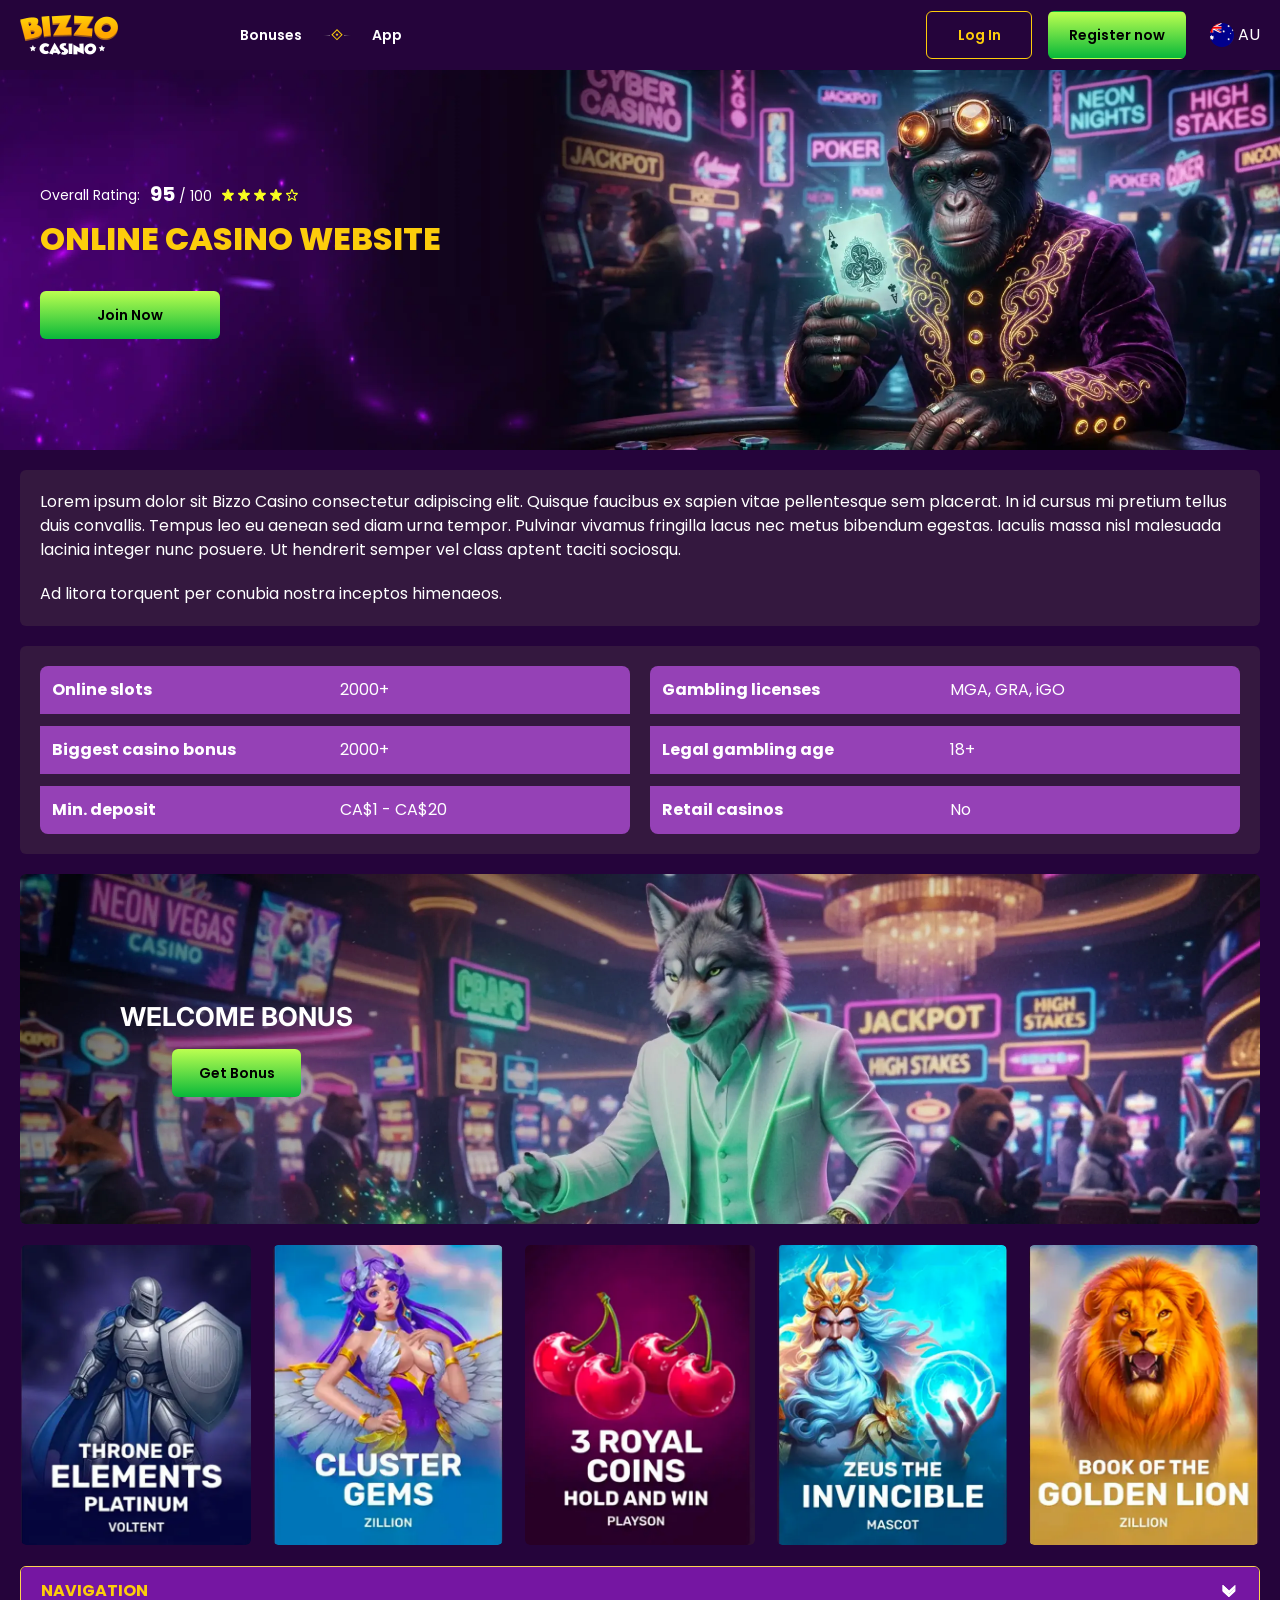
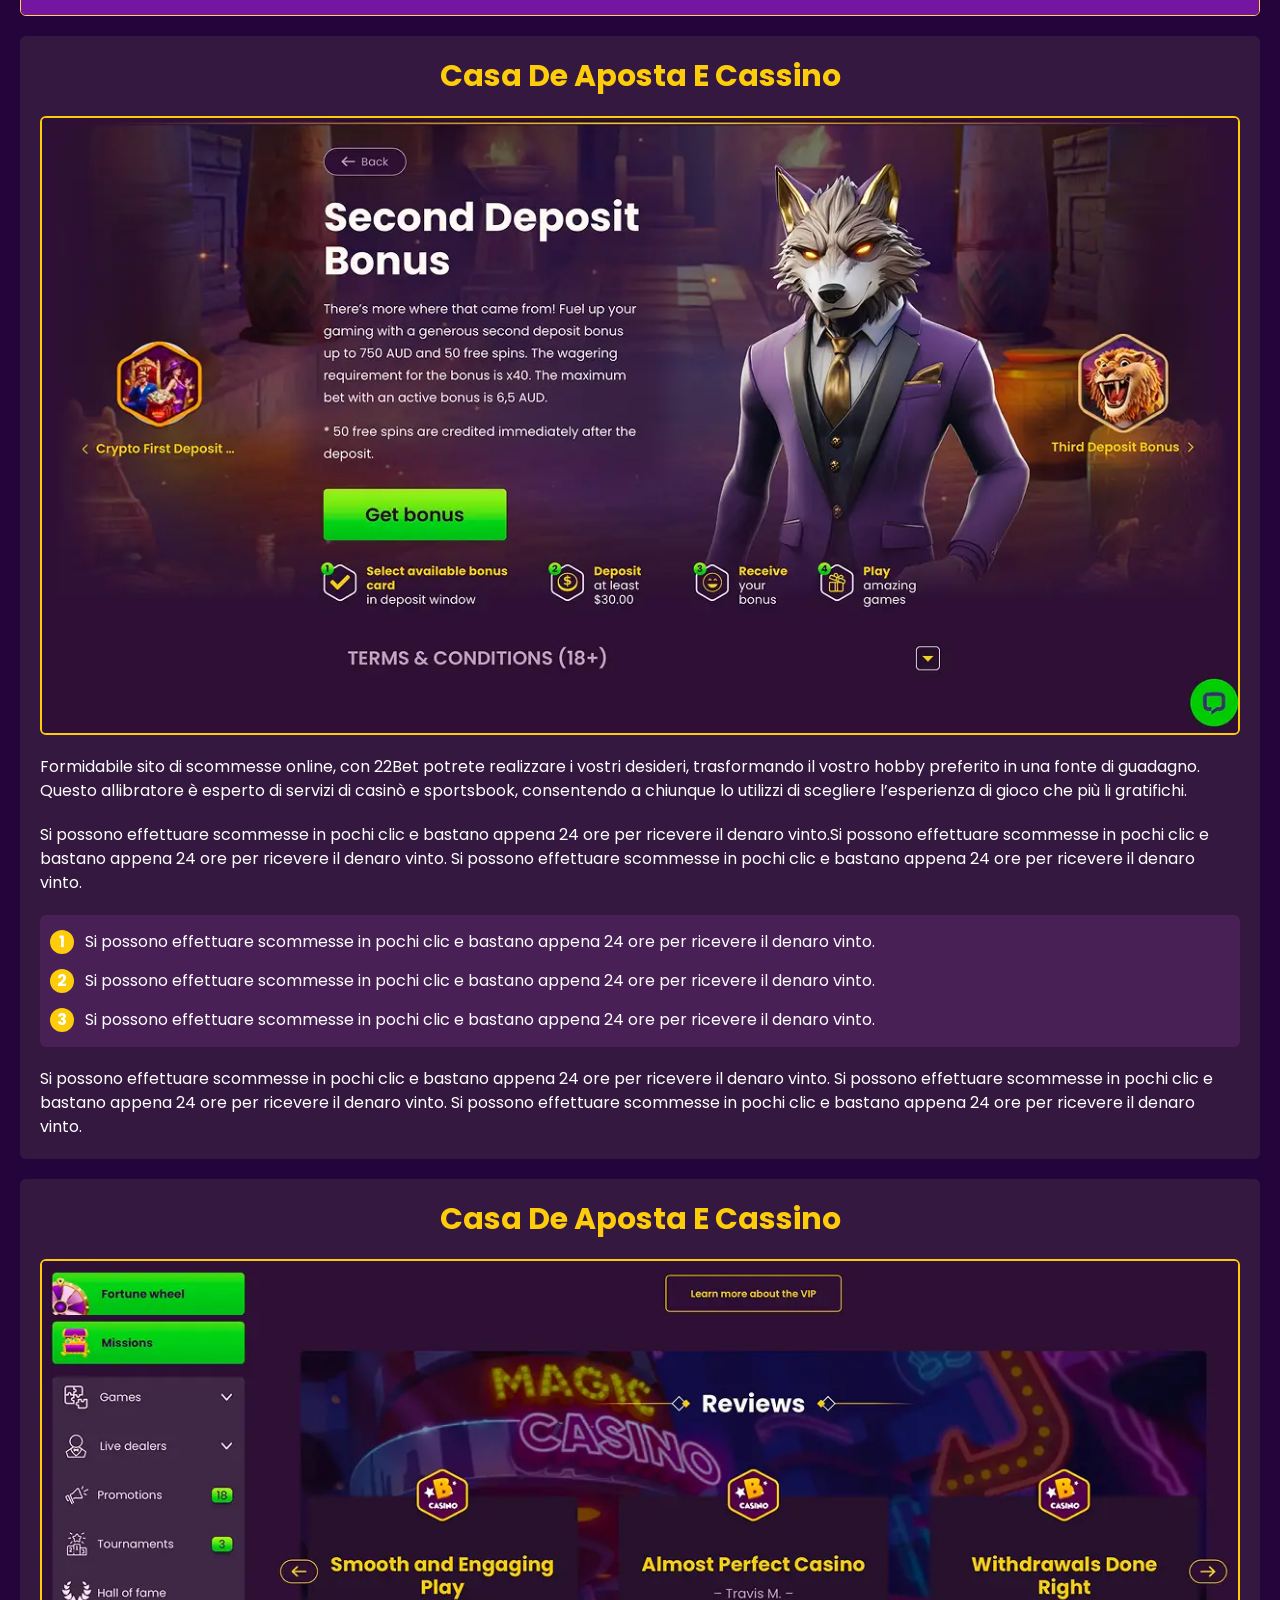
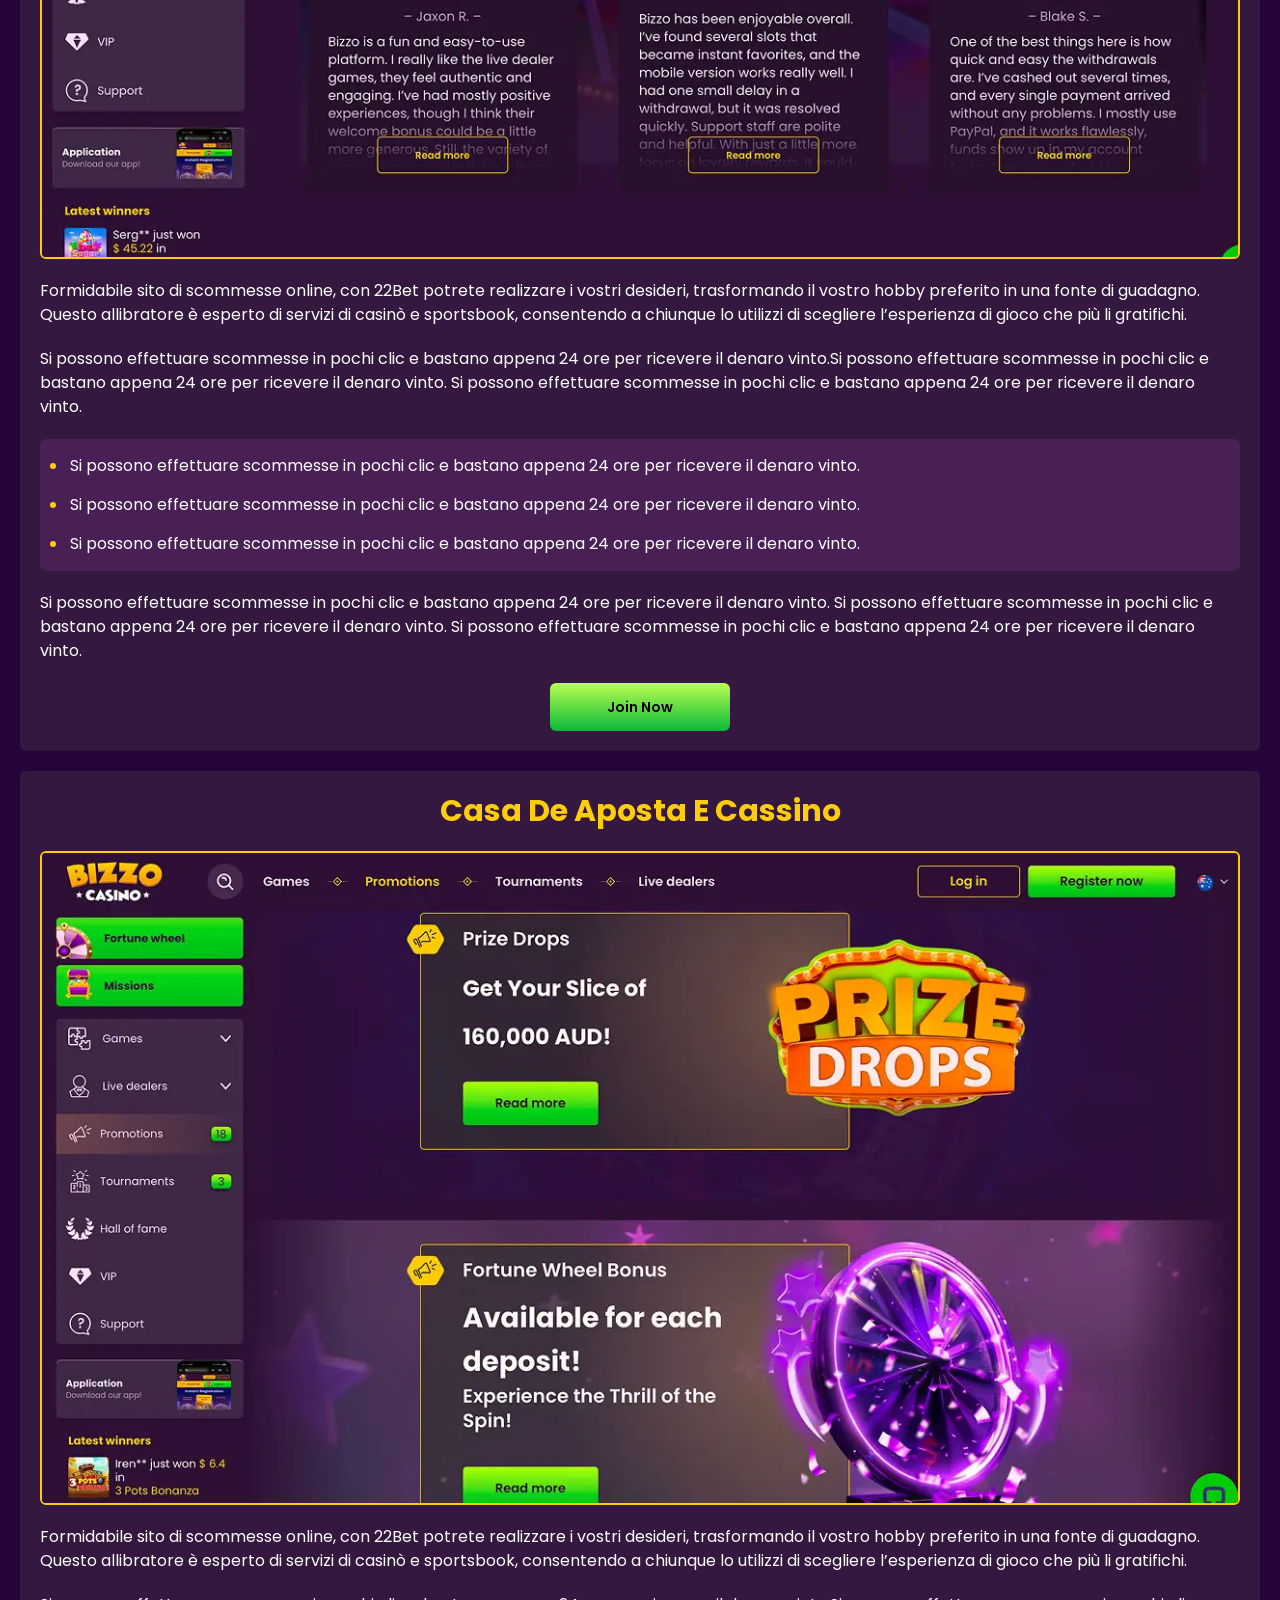
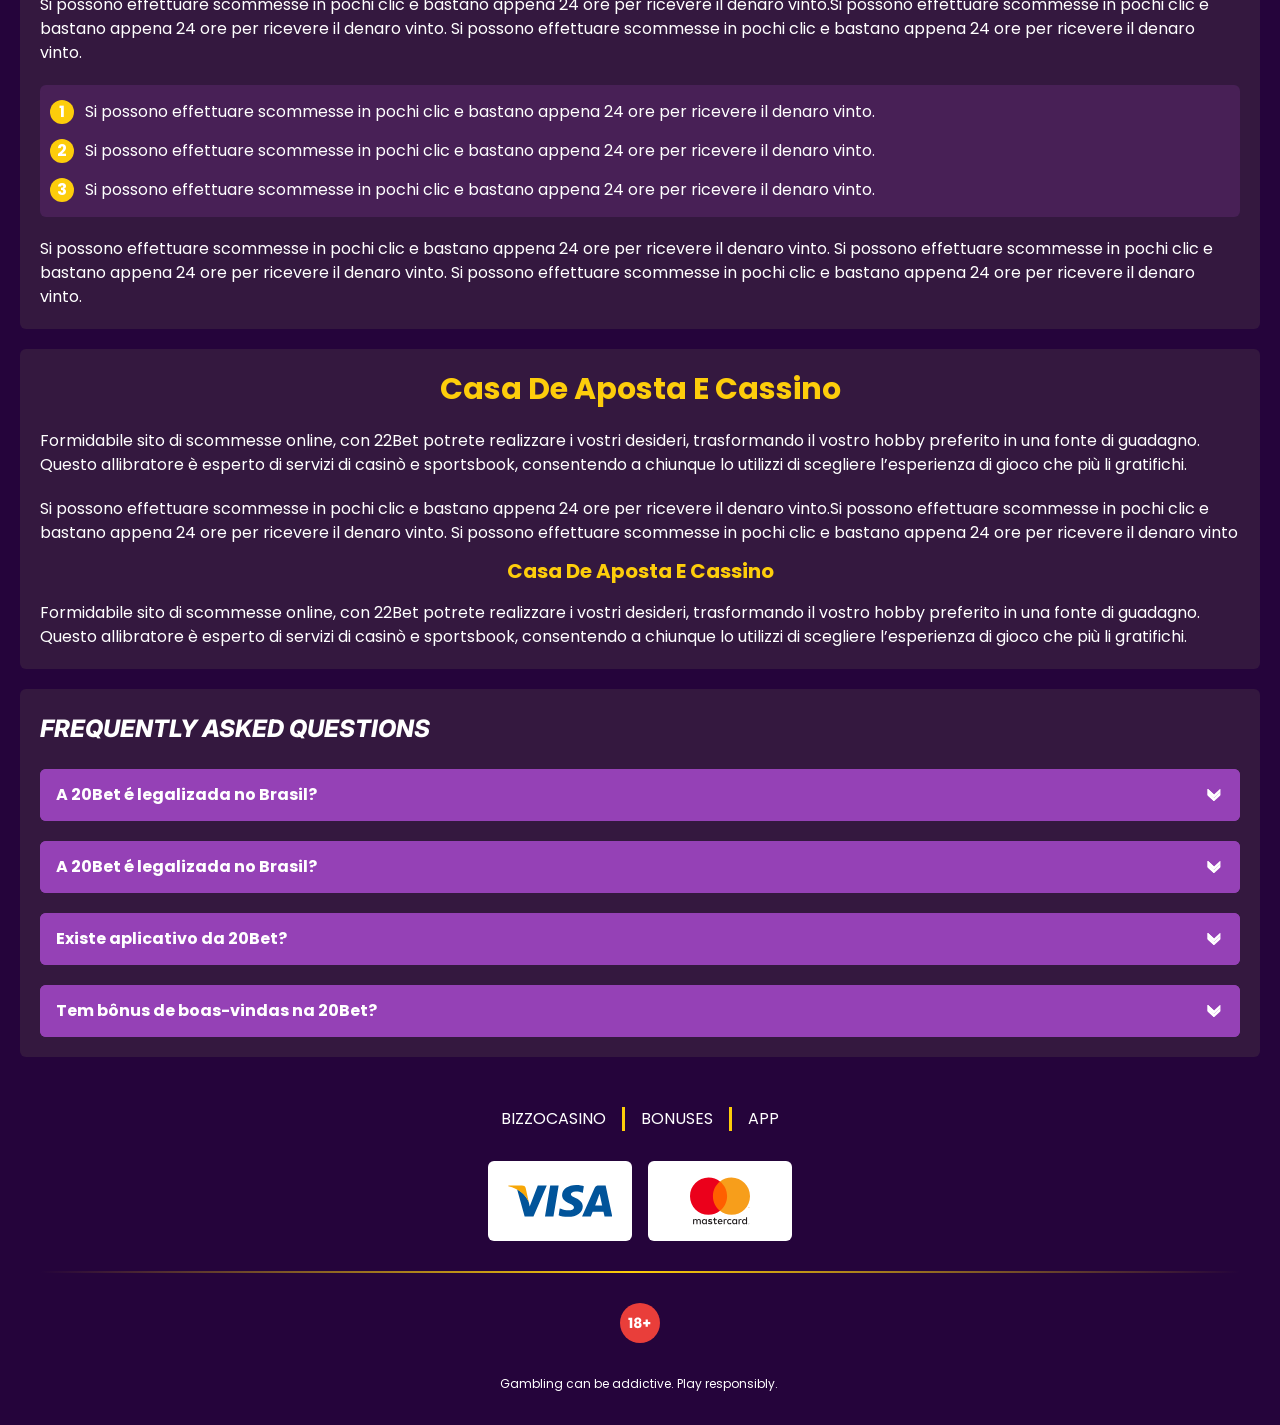
<file: index.html>
<!DOCTYPE html>
<html lang="en">
  <head>
    <meta charset="UTF-8" />
   
    <meta name="viewport" content="width=device-width, initial-scale=1.0" />
    <title>Bizzo Casino </title>
    <meta name="description" content />
    <meta property="og:site_name" content />
    <meta property="og:title" content />
    <meta property="og:type" content="website" />
    <meta property="og:url" content />
    <meta property="og:image" content />
    <meta property="og:image:alt" content />
    <meta property="og:locale" content="en" />
    <meta property="og:description" content />
    <link rel="preconnect" href="https://fonts.googleapis.com" />
    <link rel="preconnect" href="https://fonts.gstatic.com" crossorigin="anonymous" />
 <link href="https://fonts.googleapis.com/css2?family=Poppins:wght@100;200;300;400;500;600;700;800;900&display=swap" rel="stylesheet">
 <link href="https://fonts.googleapis.com/css2?family=Inter:wght@100..900&display=swap" rel="stylesheet">
 <link rel="stylesheet" href="./css/reset.css" />
    <link rel="stylesheet" href="./css/main.css" />
    <link rel="stylesheet" href="./css/media.css"/>
    <link rel="icon" href="./images/Group.png" type="image/x-icon"/>
    <script
    src="https://code.jquery.com/jquery-3.6.1.min.js"
    integrity="sha256-o88AwQnZB+VDvE9tvIXrMQaPlFFSUTR+nldQm1LuPXQ="
    crossorigin="anonymous"
  ></script>
  </head>
  <body>
    <header class="header">
      <section class="content header__content">
        <a href="./index.html" class="logo header__logo"
          ><img src="./images/logo.png" alt="logo" title
        /></a>
        <button class="header__btn-menu" >
          <svg width="16px" height="16px" viewBox="0 0 16 16" xmlns="http://www.w3.org/2000/svg">
              <rect y="0" width="16" height="3" rx="1.5"></rect>
              <rect y="6.5" width="16" height="3" rx="1.5"></rect>
              <rect y="13" width="16" height="3" rx="1.5"></rect>
            </svg>
        </button>

          <nav class="menu header__menu">
            <ul class="header__menu-list">
                
              <li class="" >
            
                <a href="./bonus.html" >
                <span>Bonuses</span>
              </a>
            
              </a>
            </li>
              <li>
                <a href="./app.html">
                 App
                </a>
              </li>
              
             
            </ul>
            <div class="header__button header__button-menu " >
              <a href="#" class="button  button__login-menu">log in</a>
              <a href="#" class="button button__menu">Register now</a>
            </div>
           
          </nav>
            <a href="#" class="button button__login">log in</a>
            <a href="#" class="button button__singup">Register now</a>
            <!-- <div id="clock" class="header__time">00:00</div> -->
            <a href="#" class="header__flag">
                <span><img src="./images/flag.png" alt="flag" title /></span>
              <span>au</span>
              </a>
      </section>
    </header>
     <main class="main home main-page">
        <section class=" hero hero__page">
           
            <div class="background">
              <img src="./images/main/bg-main.webp" alt="hero" title />
              
            </div>
            <div class="hero__wrapper">
              <div class="hero__data">
                <div class="hero__rating" >
                  <p>Overall Rating:</p>
                 
                  <span >
                    <span >95</span>
                  <span>/</span> 
                  <span >100</span>
                  
                  </span>
                  <div class="hero__ratingImg">
                    <img src="./images/rating-star.svg" alt="" title>
                    <img src="./images/rating-star.svg" alt="" title>
                    <img src="./images/rating-star.svg" alt="" title>
                    <img src="./images/rating-star.svg" alt="" title>
                    <img src="./images/rating-star1.svg" alt="" title>
                  </div>
                </div>
                <h1 class="title general hero__title">
                 Online Casino Website
                </h1>
                <!-- <p class="hero__text">The first thing that catches players' attention is the incredible simplicity of this casino.</p>
                -->
                <a href="#" class="button  hero__button">join now</a>
               
              </div>
             
            </div>
          </section>
      <section class="main__wrap main__wrap-page">
       
       <section class="content__wrapper content__wrapper-page">

         
        
       
          <section class="content article">
            <p>
             Lorem ipsum dolor sit Bizzo Casino consectetur adipiscing elit. Quisque faucibus ex sapien vitae pellentesque sem placerat. In id cursus mi pretium tellus duis convallis. Tempus leo eu aenean sed diam urna tempor. Pulvinar vivamus fringilla lacus nec metus bibendum egestas. Iaculis massa nisl malesuada lacinia integer nunc posuere. Ut hendrerit semper vel class aptent taciti sociosqu.
            </p>
            <p>
             Ad litora torquent per conubia nostra inceptos himenaeos.
            </p>
          </section>
      <section class="content features">
           
              <table class="features__table">
               <tbody class="features__group">
                 
                   <tr>
                   <td>Online slots</td>
                   <td>2000+</td>
                  </tr>
                  <tr>
                   <td>Biggest casino bonus</td>
                   <td>2000+</td>
                  </tr>
                  <tr>
                   <td>Min. deposit</td>
                   <td>CA$1 - CA$20</td>
                  </tr>
               </tbody>
                <tbody class="features__group">
              
                     <tr>
                     <td>Gambling licenses</td>
                     <td>MGA, GRA, iGO</td>
                   </tr>
                   <tr>
                     <td>Legal gambling age</td>
                     <td>18+</td>
                   </tr>
                   <tr>
                     <td>Retail casinos</td>
                     <td>No</td>
                   </tr>
                
               </tbody>
             </table>
            
         
           </section>  

        
             
             <section class="content banner banner-main">
            <div class="background ">
              
              <img src="./images/main/banner-main.webp" alt="banner" title />
              
            </div>
            <div class="banner__info">
              
              <h2 class="title high banner__title-main">
             Welcome Bonus
              </h2>
            <!-- <p class="banner__subtitle">50% up to A$700 + 35 Free spins</p> -->
              <a href="#" class="button banner__button">Get  Bonus</a>
            </div>
          </section>
          
           <section class="content casino">
           
              <ul class="casino__list ">
                <li class="casino__item">
                    <a href="#"><div class="casino__wrapper">
                      <img class="casino__img" src="./images/main/card-main1.webp" alt="" title>
                    <div class="casino__hover casino__hover-live">
                        
                        <div class="casino-box">
                            
                        <span  class="button  casino__buttons">Play now</span>
                        </div>
                    </div>
                    </div>
                    </a>
                </li>
                <li class="casino__item">
                  <a href="#"><div class="casino__wrapper">
                      <img class="casino__img" src="./images/main/card-main2.webp" alt="" title>
                    <div class="casino__hover casino__hover-live">
                        
                        <div class="casino-box">
                            
                        <span  class="button  casino__buttons">Play now</span>
                        </div>
                    </div>
                    </div>
                    </a>
              </li>
              <li class="casino__item">
              <a href="#"><div class="casino__wrapper">
                      <img class="casino__img" src="./images/main/card-main3.webp" alt="" title>
                    <div class="casino__hover casino__hover-live">
                        
                        <div class="casino-box">
                            
                        <span  class="button  casino__buttons">Play now</span>
                        </div>
                    </div>
                    </div>
                    </a>
            </li>
             <li class="casino__item">
                <a href="#"><div class="casino__wrapper">
                      <img class="casino__img" src="./images/main/card-main4.webp" alt="" title>
                    <div class="casino__hover casino__hover-live">
                        
                        <div class="casino-box">
                            
                        <span  class="button  casino__buttons">Play now</span>
                        </div>
                    </div>
                    </div>
                    </a>
            </li>
             <li class="casino__item">
                <a href="#"><div class="casino__wrapper">
                      <img class="casino__img" src="./images/main/card-main5.webp" alt="" title>
                    <div class="casino__hover casino__hover-live">
                        
                        <div class="casino-box">
                            
                        <span  class="button  casino__buttons">Play now</span>
                        </div>
                    </div>
                    </div>
                    </a>
            </li>
            
              </ul>
         </section>
              <section class="content menu-review__content">
              

            
                <div class="menu__review-desk menu__review-content">Navigation</div>
                <ul class="menu__review menu__review-list">
                  <li><a href="#">Lorem ipsum dolor sit</a></li>
                    <li><a href="#">Amet consectetur adipiscing</a></li>
                      <li><a href="#">Quisque faucibus ex sapien vitae</a></li>
                        <li><a href="#">Ut hendrerit sempero</a></li>
                          <li><a href="#">Pulvinar vivamus fringilla</a></li>
                           <li><a href="#">Ad litora torquent per conubia</a></li>
                         
                          
                </ul>
             
          
          </section>
          
        
          <section class="content article">
            <h2 class="title high article__title">Casa de Aposta e Cassino</h2>
             <div class="images">
              <img src="./images/main/image1-main.webp" alt="banner" title />
            </div>
            <p>
             Formidabile sito di scommesse online, con 22Bet potrete realizzare i vostri desideri, trasformando il vostro hobby preferito in una fonte di guadagno. Questo allibratore è esperto di servizi di casinò e sportsbook, consentendo a chiunque lo utilizzi di scegliere l’esperienza di gioco che più li gratifichi.
            </p>
            <p>
             Si possono effettuare scommesse in pochi clic e bastano appena 24 ore per ricevere il denaro vinto.Si possono effettuare scommesse in pochi clic e bastano appena 24 ore per ricevere il denaro vinto. Si possono effettuare scommesse in pochi clic e bastano appena 24 ore per ricevere il denaro vinto.
            </p>
           <ol>
              <li>Si possono effettuare scommesse in pochi clic e bastano appena 24 ore per ricevere il denaro vinto.</li>
              <li>Si possono effettuare scommesse in pochi clic e bastano appena 24 ore per ricevere il denaro vinto.</li>
              <li>Si possono effettuare scommesse in pochi clic e bastano appena 24 ore per ricevere il denaro vinto.</li>
            </ol>
            <p>Si possono effettuare scommesse in pochi clic e bastano appena 24 ore per ricevere il denaro vinto. Si possono effettuare scommesse in pochi clic e bastano appena 24 ore per ricevere il denaro vinto. Si possono effettuare scommesse in pochi clic e bastano appena 24 ore per ricevere il denaro vinto.</p>
          </section>
           <section class="content article">
            <h2 class="title high article__title">Casa de Aposta e Cassino</h2>
             <div class="images">
              <img src="./images/main/image2-main.webp" alt="banner" title />
            </div>
            <p>
             Formidabile sito di scommesse online, con 22Bet potrete realizzare i vostri desideri, trasformando il vostro hobby preferito in una fonte di guadagno. Questo allibratore è esperto di servizi di casinò e sportsbook, consentendo a chiunque lo utilizzi di scegliere l’esperienza di gioco che più li gratifichi.
            </p>
            <p>
             Si possono effettuare scommesse in pochi clic e bastano appena 24 ore per ricevere il denaro vinto.Si possono effettuare scommesse in pochi clic e bastano appena 24 ore per ricevere il denaro vinto. Si possono effettuare scommesse in pochi clic e bastano appena 24 ore per ricevere il denaro vinto.
            </p>
           <ul>
              <li>Si possono effettuare scommesse in pochi clic e bastano appena 24 ore per ricevere il denaro vinto.</li>
              <li>Si possono effettuare scommesse in pochi clic e bastano appena 24 ore per ricevere il denaro vinto.</li>
              <li>Si possono effettuare scommesse in pochi clic e bastano appena 24 ore per ricevere il denaro vinto.</li>
            </ul>
            <p>Si possono effettuare scommesse in pochi clic e bastano appena 24 ore per ricevere il denaro vinto. Si possono effettuare scommesse in pochi clic e bastano appena 24 ore per ricevere il denaro vinto. Si possono effettuare scommesse in pochi clic e bastano appena 24 ore per ricevere il denaro vinto.</p>
         <a href="#" class="button">join now</a>
          </section>
           <section class="content article">
            <h2 class="title high article__title">Casa de Aposta e Cassino</h2>
             <div class="images">
              <img src="./images/main/image3-main.webp" alt="banner" title />
            </div>
            <p>
             Formidabile sito di scommesse online, con 22Bet potrete realizzare i vostri desideri, trasformando il vostro hobby preferito in una fonte di guadagno. Questo allibratore è esperto di servizi di casinò e sportsbook, consentendo a chiunque lo utilizzi di scegliere l’esperienza di gioco che più li gratifichi.
            </p>
            <p>
             Si possono effettuare scommesse in pochi clic e bastano appena 24 ore per ricevere il denaro vinto.Si possono effettuare scommesse in pochi clic e bastano appena 24 ore per ricevere il denaro vinto. Si possono effettuare scommesse in pochi clic e bastano appena 24 ore per ricevere il denaro vinto.
            </p>
           <ol>
              <li>Si possono effettuare scommesse in pochi clic e bastano appena 24 ore per ricevere il denaro vinto.</li>
              <li>Si possono effettuare scommesse in pochi clic e bastano appena 24 ore per ricevere il denaro vinto.</li>
              <li>Si possono effettuare scommesse in pochi clic e bastano appena 24 ore per ricevere il denaro vinto.</li>
            </ol>
            <p>Si possono effettuare scommesse in pochi clic e bastano appena 24 ore per ricevere il denaro vinto. Si possono effettuare scommesse in pochi clic e bastano appena 24 ore per ricevere il denaro vinto. Si possono effettuare scommesse in pochi clic e bastano appena 24 ore per ricevere il denaro vinto.</p>
          </section>
           <section class="content article">
            <h2 class="title high article__title">Casa de Aposta e Cassino</h2>
            <p>Formidabile sito di scommesse online, con 22Bet potrete realizzare i vostri desideri, trasformando il vostro hobby preferito in una fonte di guadagno. Questo allibratore è esperto di servizi di casinò e sportsbook, consentendo a chiunque lo utilizzi di scegliere l’esperienza di gioco che più li gratifichi.</p>
            <p>Si possono effettuare scommesse in pochi clic e bastano appena 24 ore per ricevere il denaro vinto.Si possono effettuare scommesse in pochi clic e bastano appena 24 ore per ricevere il denaro vinto. Si possono effettuare scommesse in pochi clic e bastano appena 24 ore per ricevere il denaro vinto</p>
            <h3>Casa de Aposta e Cassino</h3>
            <p>Formidabile sito di scommesse online, con 22Bet potrete realizzare i vostri desideri, trasformando il vostro hobby preferito in una fonte di guadagno. Questo allibratore è esperto di servizi di casinò e sportsbook, consentendo a chiunque lo utilizzi di scegliere l’esperienza di gioco che più li gratifichi.</p>
           </section>

          <section class="content faq">
            <h2 class="title high faq__title">Frequently Asked Questions</h2>
            <ol class="faq__list " >
              <li class="faq__item"  >
                <h3 class="title medium faq__subtitle js-button-expander js-button-expander--faq"  >A 20Bet é legalizada no Brasil?
                 </h3>
                <div  class="faq__answer js-expand-content js-expand-content--faq" >
                  <p  >
                    Sim, a casa de apostas tem licença emitida por Curaçao, que é reconhecida no Brasil e a permite atuar por aqui.
                  </p>
                </div>
              </li>
              <li class="faq__item"  >
                <h3 class="title medium faq__subtitle js-button-expander js-button-expander--faq"  >A 20Bet é legalizada no Brasil?</h3>
                <div class="faq__answer js-expand-content js-expand-content--faq" >
                  <p  >
                    Sim, a casa de apostas tem licença emitida por Curaçao, que é reconhecida no Brasil e a permite atuar por aqui.
                  </p>
                </div>
              </li> 
              <li class="faq__item"  >
                <h3 class="title medium faq__subtitle js-button-expander js-button-expander--faq"  >Existe aplicativo da 20Bet?</h3>
                <div class="faq__answer js-expand-content js-expand-content--faq" >
                  <p  >
                   Sim, disponível para sistemas operacionais iOS e Android.
                  </p>
                </div>
              </li> 
              <li class="faq__item"  >
                <h3 class="title medium faq__subtitle js-button-expander js-button-expander--faq"  >Tem bônus de boas-vindas na 20Bet?</h3>
                <div class="faq__answer js-expand-content js-expand-content--faq" >
                  <p  >
                   O pacote especial para novos usuários da 20Bet paga 100% sobre o primeiro depósito, com limite de 600 BRL.
                  </p>
                </div>
              </li> 
             
            </ol>
          </section>
          
        </section> 
      
        <div class=""  onclick="scrollToTop()">
          <button class="main__arrow" id="scrollToTopBtn"></button>
        </div> 
        
      </section>
    </main> 
     <footer class=" footer ">
      <section class="content footer__content">
        <ul class="footer__menu">
         <li><a href="/">BizzoCasino</a></li>
         <li><a href="./bonus.html">bonuses</a></li>
         <li><a href="./app.html">app</a></li>
         
        </ul>
       
          <ul class="footer__cards-list">
           
            <li>
              <a href="#"
                ><img src="./images/footer-img1.svg" alt="card" title
              /></a>
            </li>
           <li>
              <a href="#"
                ><img src="./images/footer-img2.svg" alt="card" title
              /></a>
            </li> 
          </ul>
       
        <div class="footer__wrapp">
          <div class="footer__text">
           
            <p>Gambling can be addictive. Play responsibly.  
</p>
           
          </div>
          <div class="footer__age">
            <img src="./images/age.svg" alt="age" title />
          </div>
        </div>
      
      </section>
    </footer>
    <script src="./js/arrowUp.js" defer></script>
    <script src="./js/sidebar.js" defer></script>
    <script src="./js/expander.js" defer></script>
    <script src="./js/mobile-menu.js" defer></script>
    <!-- <script src="./js/clock.js" defer></script> -->
  </body>
</html>
</file>
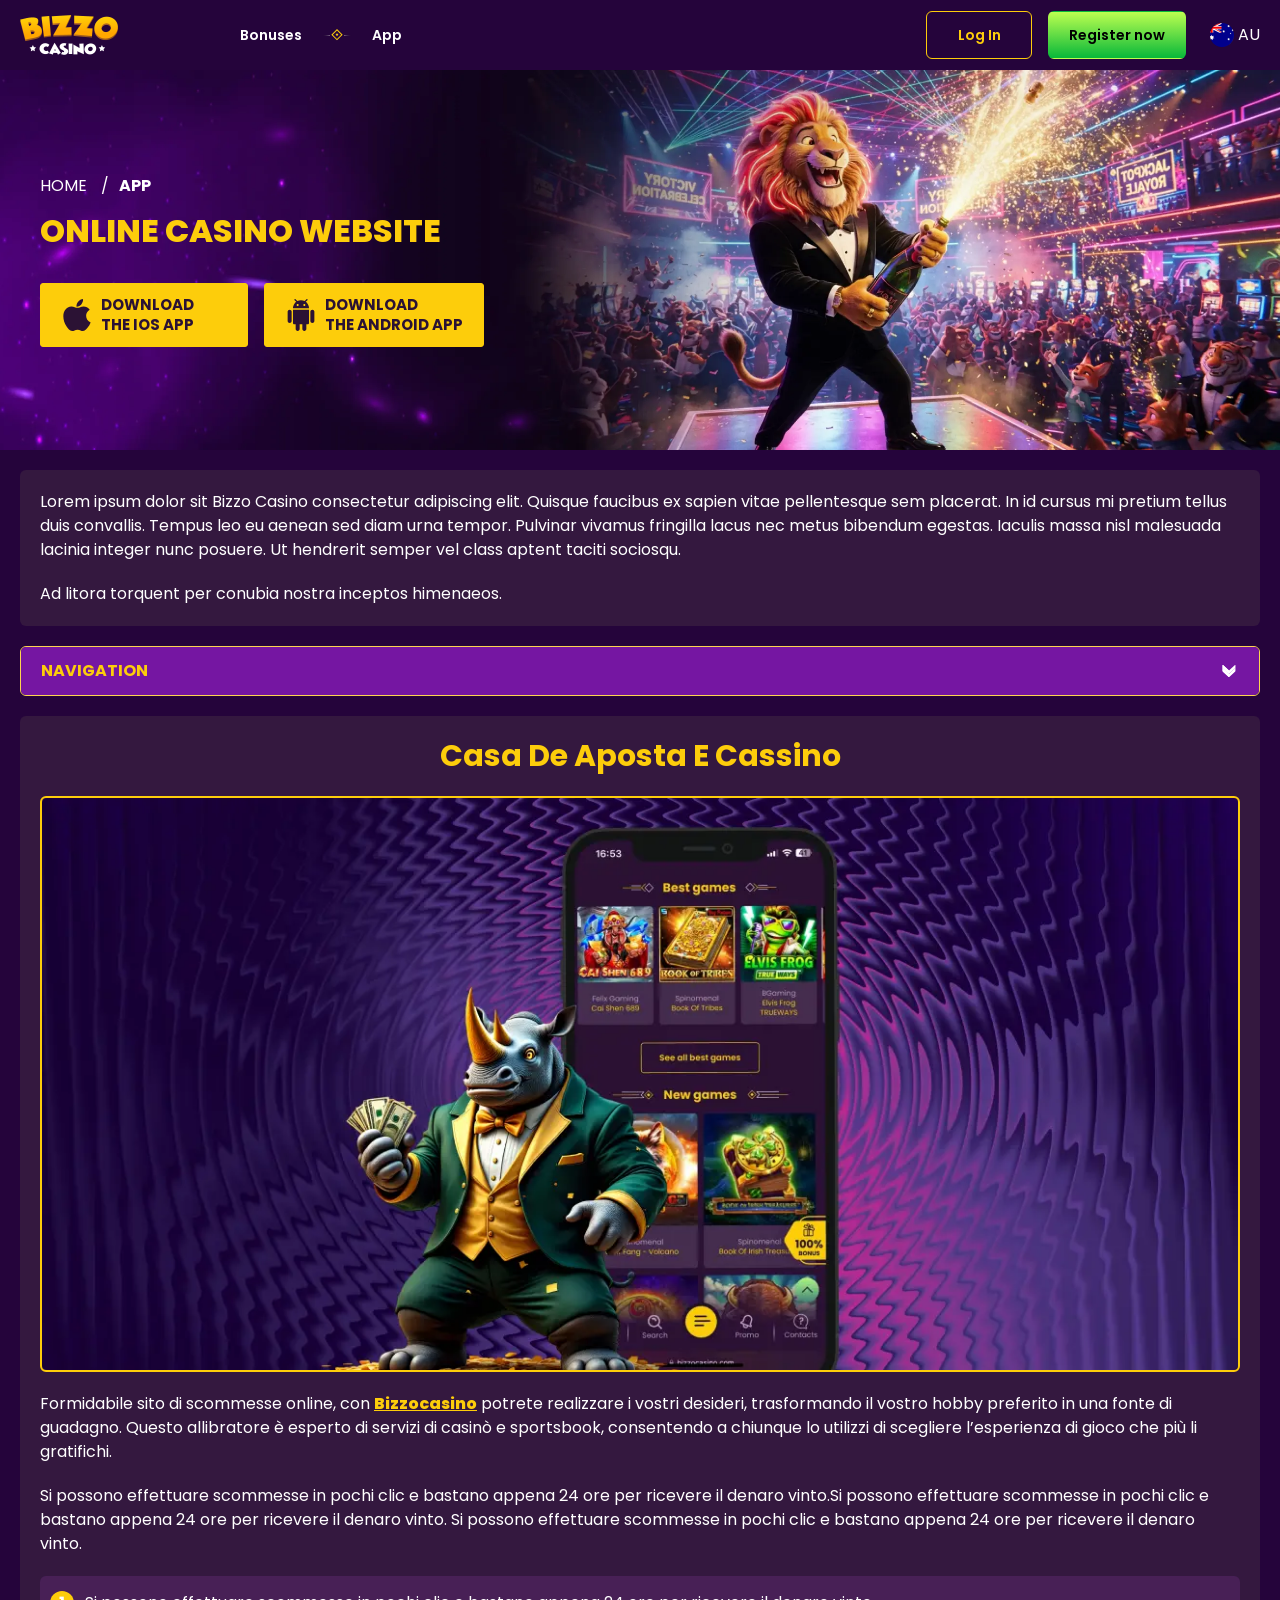
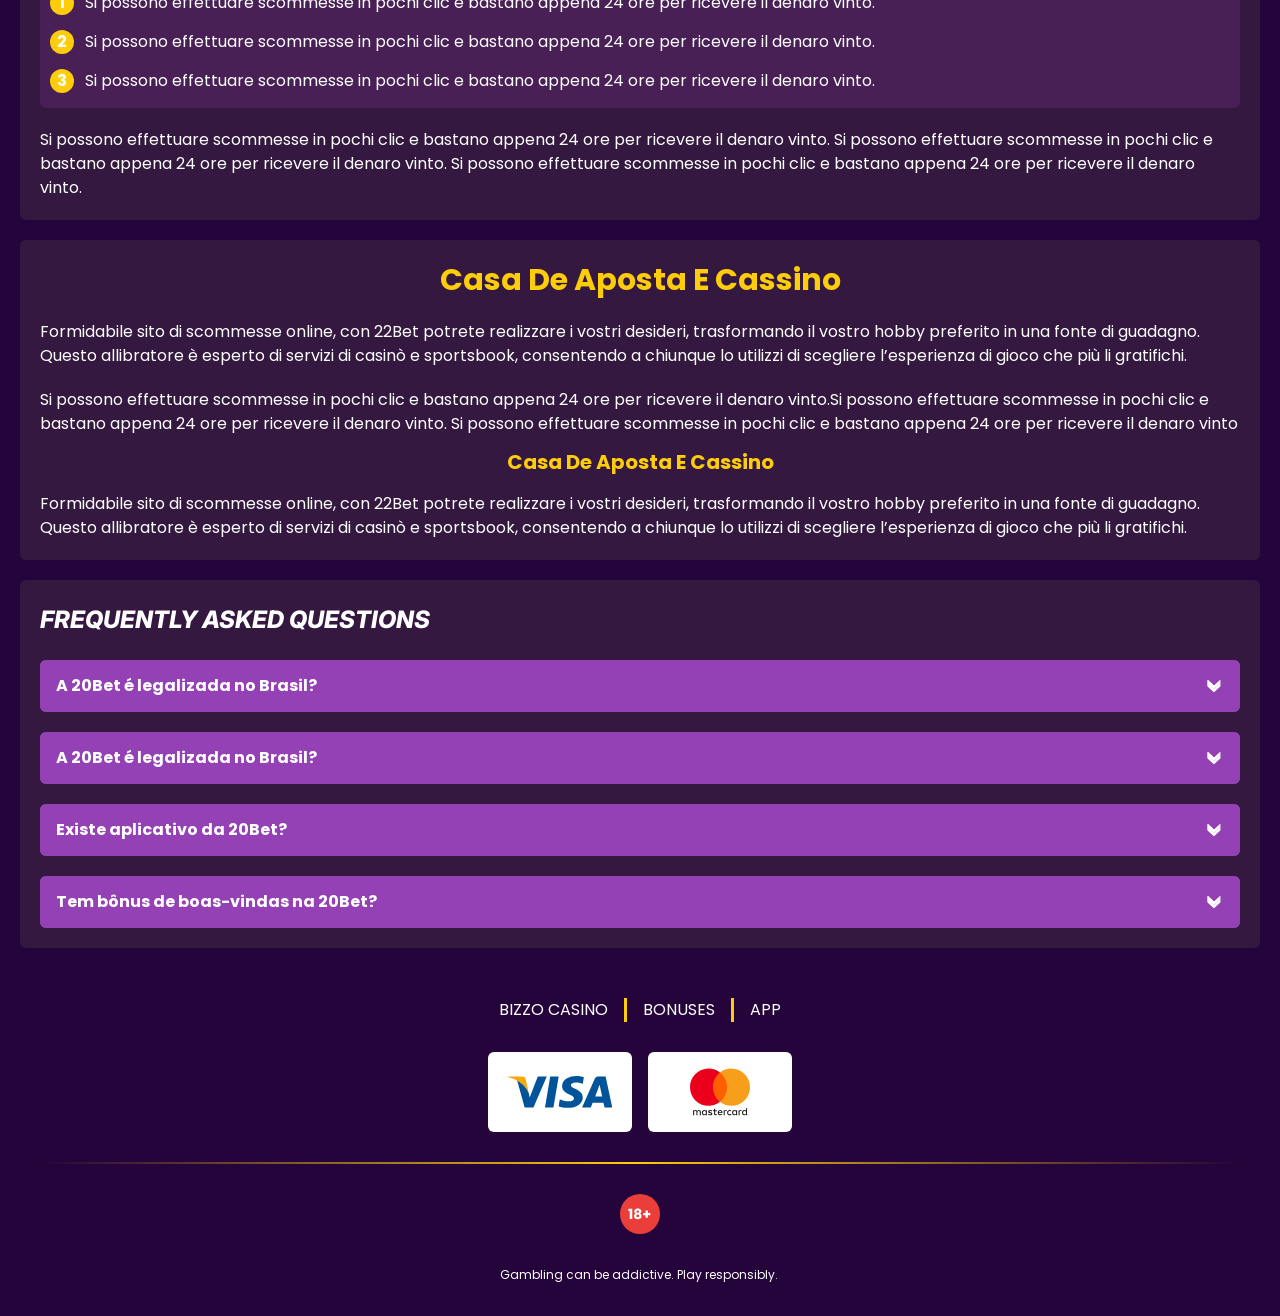
<file: app.html>
<!DOCTYPE html>
<html lang="en">
  <head>
    <meta charset="UTF-8" />
   
    <meta name="viewport" content="width=device-width, initial-scale=1.0" />
    <title>Bizzo Casino </title>
    <meta name="description" content />
    <meta property="og:site_name" content />
    <meta property="og:title" content />
    <meta property="og:type" content="website" />
    <meta property="og:url" content />
    <meta property="og:image" content />
    <meta property="og:image:alt" content />
    <meta property="og:locale" content="en" />
    <meta property="og:description" content />
    <link rel="preconnect" href="https://fonts.googleapis.com" />
    <link rel="preconnect" href="https://fonts.gstatic.com" crossorigin="anonymous" />
 <link href="https://fonts.googleapis.com/css2?family=Poppins:wght@100;200;300;400;500;600;700;800;900&display=swap" rel="stylesheet">
<link href="https://fonts.googleapis.com/css2?family=Inter:wght@100..900&display=swap" rel="stylesheet">
   <link rel="stylesheet" href="./css/reset.css" />
    <link rel="stylesheet" href="./css/main.css" />
    <link rel="stylesheet" href="./css/media.css"/>
    <link rel="icon" href="./images/Group.png" type="image/x-icon"/>
    <script
    src="https://code.jquery.com/jquery-3.6.1.min.js"
    integrity="sha256-o88AwQnZB+VDvE9tvIXrMQaPlFFSUTR+nldQm1LuPXQ="
    crossorigin="anonymous"
  ></script>
  </head>
  <body>
    <header class="header">
      <section class="content header__content">
        <a href="./index.html" class="logo header__logo"
          ><img src="./images/logo.png" alt="logo" title
        /></a>
        <button class="header__btn-menu" >
          <svg width="16px" height="16px" viewBox="0 0 16 16" xmlns="http://www.w3.org/2000/svg">
              <rect y="0" width="16" height="3" rx="1.5"></rect>
              <rect y="6.5" width="16" height="3" rx="1.5"></rect>
              <rect y="13" width="16" height="3" rx="1.5"></rect>
            </svg>
        </button>

          <nav class="menu header__menu">
           <ul class="header__menu-list">
                
              <li class="" >
            
                <a href="./bonus.html" >
                <span>Bonuses</span>
              </a>
            
              </a>
            </li>
              <li>
                <a href="./app.html">
                 App
                </a>
              </li>
              
             
            </ul>
            <div class="header__button header__button-menu " >
              <a href="#" class="button  button__login-menu">log in</a>
              <a href="#" class="button button__menu">Register now</a>
            </div>
           
          </nav>
            <a href="#" class="button button__login">log in</a>
            <a href="#" class="button button__singup">Register now</a>
            <!-- <div id="clock" class="header__time">00:00</div> -->
            <a href="#" class="header__flag">
                <span><img src="./images/flag.png" alt="flag" title /></span>
                <span>au</span>
              </a>
      </section>
    </header>
     <main class="main home main-page">
        <section class=" hero hero__page">
           
            <div class="background background-page">
              <img src="./images/app/bg-app.webp" alt="hero" title />
              
            </div>
            <div class="hero__wrapper hero__wrapper-page">
              <div class="hero__data hero__data-bonus">
                <ul
                class="breadcrumbs "
                
              >
                <li
                  
                >
                  <a href="#" >
                    <span >Home</span></a
                  >
                 
                </li>
                <li
                  
                >
                  <a href="/" > <span >App</span></a>
                 
                </li>
              </ul>
                <h1 class="title general hero__title">
                  Online Casino Website
                </h1>
                 <!-- <p class="hero__text">The first thing that catches players' attention is the incredible simplicity of this casino.</p>
                -->
              <div class="banner__content banner__content-app">
             
                  <a href="#" class="banner__btn banner__btn-app">
                    <img src="./images/app/apple.svg" alt="icon" title>
                   Download  </br> the
IOS app
                  </a>
                  <a href="#" class="banner__btn banner__btn-android"
                    > <img src="./images/app/android.svg" alt="icon" title>Download  </br> the
 Android app</a
                  >
                </div>
              </div>
             
            </div>
          </section>
      <section class="main__wrap main__wrap-page">
       
       <section class="content__wrapper content__wrapper-page">

         
        
       
          <section class="content article">
            <p>
             Lorem ipsum dolor sit Bizzo Casino consectetur adipiscing elit. Quisque faucibus ex sapien vitae pellentesque sem placerat. In id cursus mi pretium tellus duis convallis. Tempus leo eu aenean sed diam urna tempor. Pulvinar vivamus fringilla lacus nec metus bibendum egestas. Iaculis massa nisl malesuada lacinia integer nunc posuere. Ut hendrerit semper vel class aptent taciti sociosqu.
            </p>
            <p>
             Ad litora torquent per conubia nostra inceptos himenaeos.
            </p>
          </section>
         
       <section class="content menu-review__content">
              

            
                <div class="menu__review-desk menu__review-content">Navigation</div>
                <ul class="menu__review menu__review-list">
                  <li><a href="#">Lorem ipsum dolor sit</a></li>
                    <li><a href="#">Amet consectetur adipiscing</a></li>
                      <li><a href="#">Quisque faucibus ex sapien vitae</a></li>
                        <li><a href="#">Ut hendrerit sempero</a></li>
                          <li><a href="#">Pulvinar vivamus fringilla</a></li>
                           <li><a href="#">Ad litora torquent per conubia</a></li>
                         
                          
                </ul>
             
          
          </section>
        
          <section class="content article">
            <h2 class="title high article__title">Casa de Aposta e Cassino</h2>
             <div class="images">
              <img src="./images/app/image1-app.webp" alt="banner" title />
            </div>
            <p>
             Formidabile sito di scommesse online, con <a href="#">Bizzocasino</a> potrete realizzare i vostri desideri, trasformando il vostro hobby preferito in una fonte di guadagno. Questo allibratore è esperto di servizi di casinò e sportsbook, consentendo a chiunque lo utilizzi di scegliere l’esperienza di gioco che più li gratifichi.
            </p>
            <p>
             Si possono effettuare scommesse in pochi clic e bastano appena 24 ore per ricevere il denaro vinto.Si possono effettuare scommesse in pochi clic e bastano appena 24 ore per ricevere il denaro vinto. Si possono effettuare scommesse in pochi clic e bastano appena 24 ore per ricevere il denaro vinto.
            </p>
           <ol>
              <li>Si possono effettuare scommesse in pochi clic e bastano appena 24 ore per ricevere il denaro vinto.</li>
              <li>Si possono effettuare scommesse in pochi clic e bastano appena 24 ore per ricevere il denaro vinto.</li>
              <li>Si possono effettuare scommesse in pochi clic e bastano appena 24 ore per ricevere il denaro vinto.</li>
            </ol>
            <p>Si possono effettuare scommesse in pochi clic e bastano appena 24 ore per ricevere il denaro vinto. Si possono effettuare scommesse in pochi clic e bastano appena 24 ore per ricevere il denaro vinto. Si possono effettuare scommesse in pochi clic e bastano appena 24 ore per ricevere il denaro vinto.</p>
          </section>
         
         
           <section class="content article">
            <h2 class="title high article__title">Casa de Aposta e Cassino</h2>
            <p>Formidabile sito di scommesse online, con 22Bet potrete realizzare i vostri desideri, trasformando il vostro hobby preferito in una fonte di guadagno. Questo allibratore è esperto di servizi di casinò e sportsbook, consentendo a chiunque lo utilizzi di scegliere l’esperienza di gioco che più li gratifichi.</p>
            <p>Si possono effettuare scommesse in pochi clic e bastano appena 24 ore per ricevere il denaro vinto.Si possono effettuare scommesse in pochi clic e bastano appena 24 ore per ricevere il denaro vinto. Si possono effettuare scommesse in pochi clic e bastano appena 24 ore per ricevere il denaro vinto</p>
            <h3>Casa de Aposta e Cassino</h3>
            <p>Formidabile sito di scommesse online, con 22Bet potrete realizzare i vostri desideri, trasformando il vostro hobby preferito in una fonte di guadagno. Questo allibratore è esperto di servizi di casinò e sportsbook, consentendo a chiunque lo utilizzi di scegliere l’esperienza di gioco che più li gratifichi.</p>
           </section>

          <section class="content faq">
            <h2 class="title high faq__title">Frequently Asked Questions</h2>
            <ul class="faq__list " >
              <li class="faq__item"  >
                <h3 class="title medium faq__subtitle js-button-expander js-button-expander--faq"  >A 20Bet é legalizada no Brasil?
                 </h3>
                <div  class="faq__answer js-expand-content js-expand-content--faq" >
                  <p  >
                    Sim, a casa de apostas tem licença emitida por Curaçao, que é reconhecida no Brasil e a permite atuar por aqui.
                  </p>
                </div>
              </li>
              <li class="faq__item"  >
                <h3 class="title medium faq__subtitle js-button-expander js-button-expander--faq"  >A 20Bet é legalizada no Brasil?</h3>
                <div class="faq__answer js-expand-content js-expand-content--faq" >
                  <p  >
                    Sim, a casa de apostas tem licença emitida por Curaçao, que é reconhecida no Brasil e a permite atuar por aqui.
                  </p>
                </div>
              </li> 
              <li class="faq__item"  >
                <h3 class="title medium faq__subtitle js-button-expander js-button-expander--faq"  >Existe aplicativo da 20Bet?</h3>
                <div class="faq__answer js-expand-content js-expand-content--faq" >
                  <p  >
                   Sim, disponível para sistemas operacionais iOS e Android.
                  </p>
                </div>
              </li> 
              <li class="faq__item"  >
                <h3 class="title medium faq__subtitle js-button-expander js-button-expander--faq"  >Tem bônus de boas-vindas na 20Bet?</h3>
                <div class="faq__answer js-expand-content js-expand-content--faq" >
                  <p  >
                   O pacote especial para novos usuários da 20Bet paga 100% sobre o primeiro depósito, com limite de 600 BRL.
                  </p>
                </div>
              </li> 
             
            </ul>
          </section>
          
        </section> 
      
        <div class=""  onclick="scrollToTop()">
          <button class="main__arrow" id="scrollToTopBtn"></button>
        </div> 
        
      </section>
    </main> 
 <footer class=" footer ">
      <section class="content footer__content">
        <ul class="footer__menu">
         <li><a href="/">Bizzo Casino</a></li>
         <li><a href="./bonus.html">bonuses</a></li>
         <li><a href="./app.html">app</a></li>
         
        </ul>
       
          <ul class="footer__cards-list">
           
            <li>
              <a href="#"
                ><img src="./images/footer-img1.svg" alt="card" title
              /></a>
            </li>
           <li>
              <a href="#"
                ><img src="./images/footer-img2.svg" alt="card" title
              /></a>
            </li>
          </ul>
       
        <div class="footer__wrapp">
          <div class="footer__text">
           
            <p>Gambling can be addictive. Play responsibly. 
</p>
           
          </div>
          <div class="footer__age">
            <img src="./images/age.svg" alt="age" title />
          </div>
        </div>
      
      </section>
    </footer>
    <script src="./js/arrowUp.js" defer></script>
    <script src="./js/sidebar.js" defer></script>
    <script src="./js/expander.js" defer></script>
    <script src="./js/mobile-menu.js" defer></script>
    <!-- <script src="./js/clock.js" defer></script> -->
  </body>
</html>
</file>
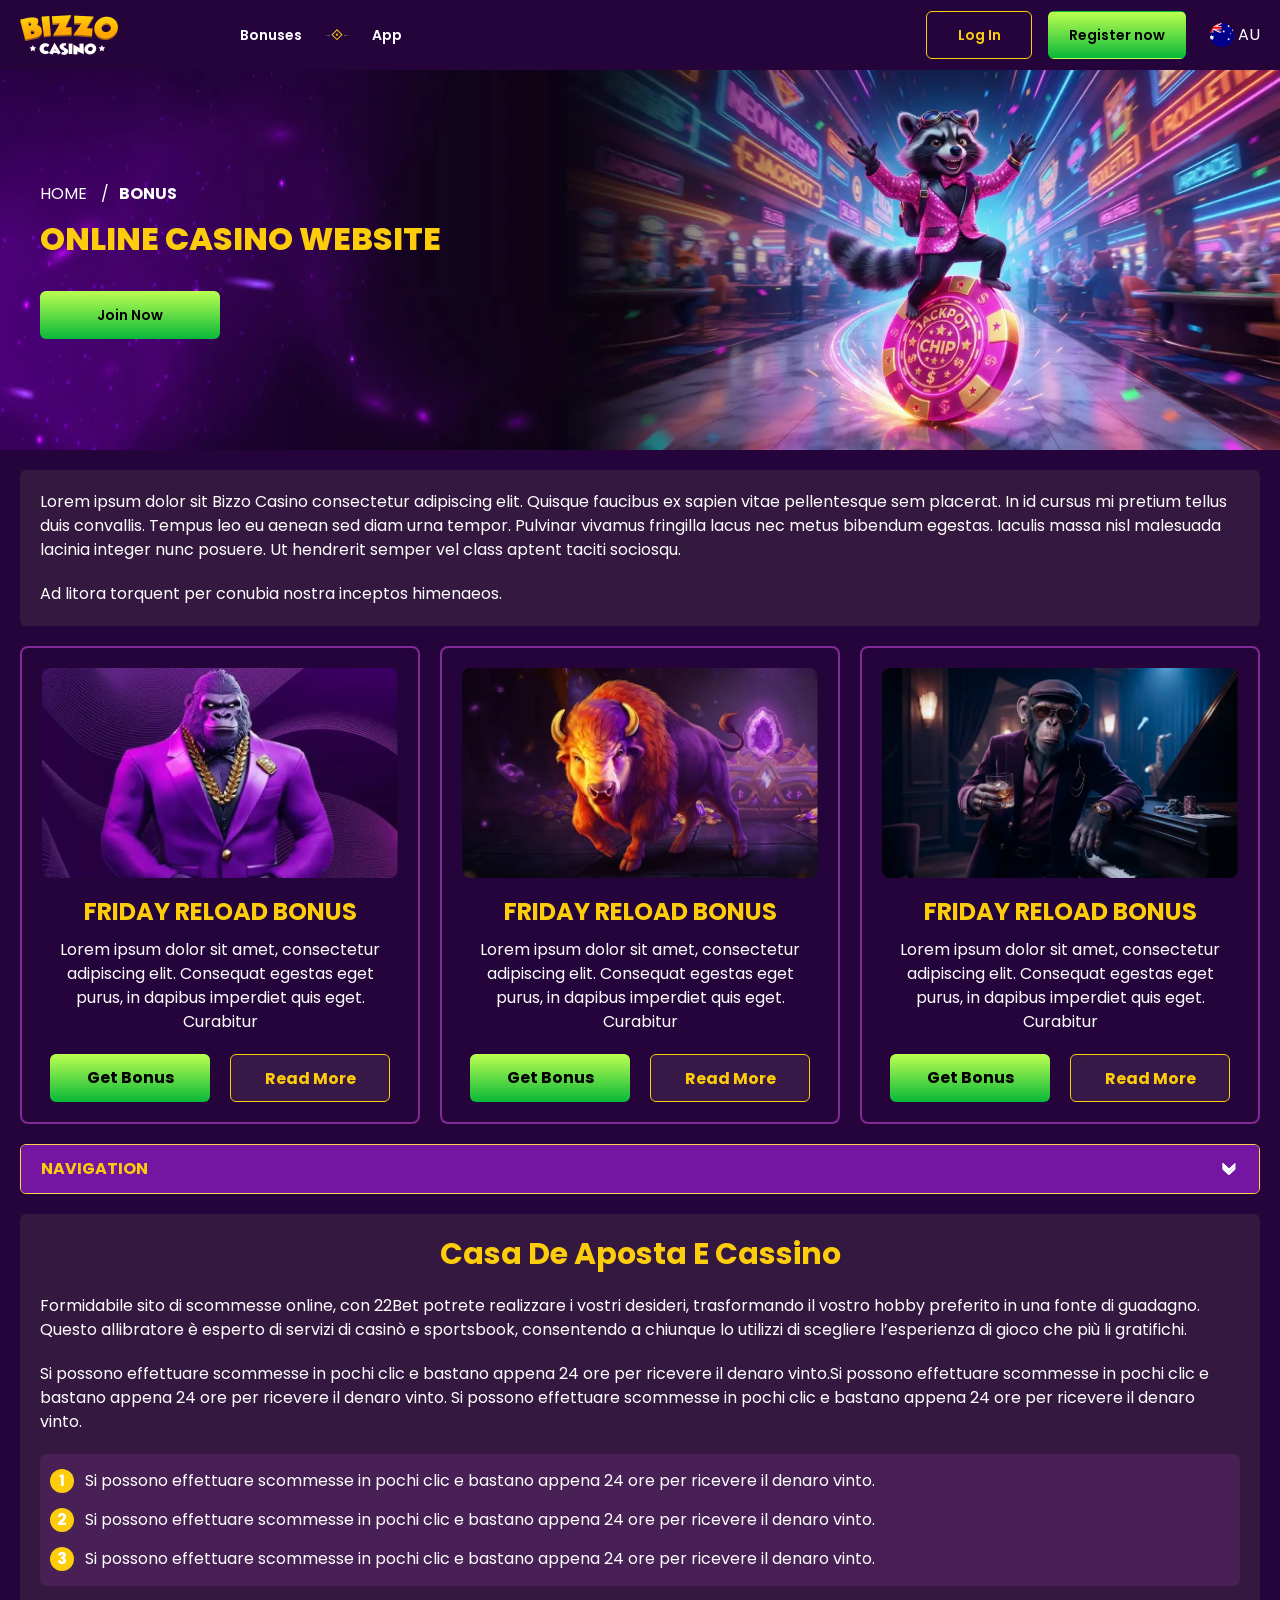
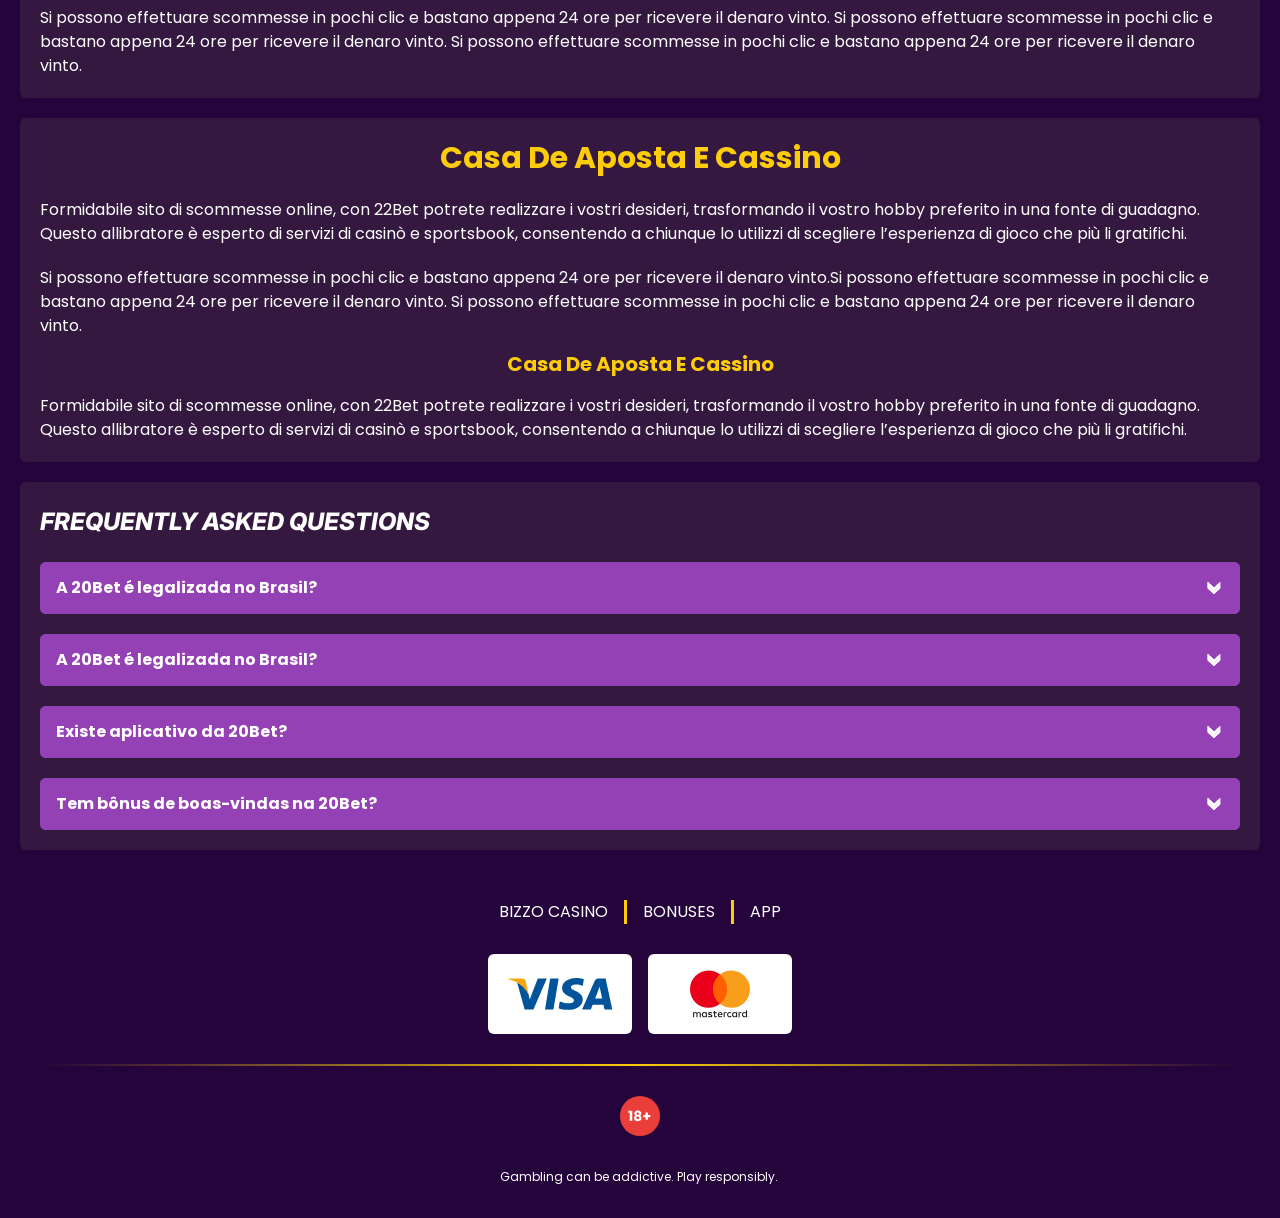
<file: bonus.html>
<!DOCTYPE html>
<html lang="en">
  <head>
    <meta charset="UTF-8" />
   
    <meta name="viewport" content="width=device-width, initial-scale=1.0" />
    <title>Bizzo Casino</title>
    <meta name="description" content />
    <meta property="og:site_name" content />
    <meta property="og:title" content />
    <meta property="og:type" content="website" />
    <meta property="og:url" content />
    <meta property="og:image" content />
    <meta property="og:image:alt" content />
    <meta property="og:locale" content="en" />
    <meta property="og:description" content />
    <link rel="preconnect" href="https://fonts.googleapis.com" />
    <link rel="preconnect" href="https://fonts.gstatic.com" crossorigin="anonymous" />
   <link href="https://fonts.googleapis.com/css2?family=Poppins:wght@100;200;300;400;500;600;700;800;900&display=swap" rel="stylesheet">
 <link href="https://fonts.googleapis.com/css2?family=Inter:wght@100..900&display=swap" rel="stylesheet">
    <link rel="stylesheet" href="./css/reset.css" />
    <link rel="stylesheet" href="./css/main.css" />
    <link rel="stylesheet" href="./css/media.css"/>
    <link rel="icon" href="./images/Group.png" type="image/x-icon"/>
    <script
    src="https://code.jquery.com/jquery-3.6.1.min.js"
    integrity="sha256-o88AwQnZB+VDvE9tvIXrMQaPlFFSUTR+nldQm1LuPXQ="
    crossorigin="anonymous"
  ></script>
  </head>
  <body>
  <header class="header">
      <section class="content header__content">
        <a href="./index.html" class="logo header__logo"
          ><img src="./images/logo.png" alt="logo" title
        /></a>
        <button class="header__btn-menu" >
          <svg width="16px" height="16px" viewBox="0 0 16 16" xmlns="http://www.w3.org/2000/svg">
              <rect y="0" width="16" height="3" rx="1.5"></rect>
              <rect y="6.5" width="16" height="3" rx="1.5"></rect>
              <rect y="13" width="16" height="3" rx="1.5"></rect>
            </svg>
        </button>

          <nav class="menu header__menu">
        <ul class="header__menu-list">
                
              <li class="" >
            
                <a href="./bonus.html" >
                <span>Bonuses</span>
              </a>
            
              </a>
            </li>
              <li>
                <a href="./app.html">
                 App
                </a>
              </li>
              
             
            </ul>
            <div class="header__button header__button-menu " >
              <a href="#" class="button  button__login-menu">log in</a>
              <a href="#" class="button button__menu">Register now</a>
            </div>
           
          </nav>
            <a href="#" class="button button__login">log in</a>
            <a href="#" class="button button__singup">Register now</a>
            <!-- <div id="clock" class="header__time">00:00</div> -->
            <a href="#" class="header__flag">
                <span><img src="./images/flag.png" alt="flag" title /></span>
                <span>au</span>
              </a>
      </section>
    </header>
     <main class="main home main-page">
        <section class=" hero hero__page">
           
            <div class="background ">
              <img src="./images/bonus/bg-bonus.webp" alt="hero" title />
              
            </div>
            <div class="hero__wrapper hero__wrapper-page">
              <div class="hero__data hero__data-bonus">
                <ul
                class="breadcrumbs "
                
              >
                <li
                  
                >
                  <a href="/" >
                    <span >Home</span></a
                  >
                 
                </li>
                <li
                  
                >
                  <a href="#" > <span >Bonus</span></a>
                 
                </li>
              </ul>
                <h1 class="title general hero__title">
                  Online Casino Website
                </h1>
                 <!-- <p class="hero__text">The first thing that catches players' attention is the incredible simplicity of this casino.</p>
                -->
                <a href="#" class="button  hero__button ">join now</a>
               
              </div>
             
            </div>
          </section>
      <section class="main__wrap main__wrap-page">
       
       <section class="content__wrapper content__wrapper-page">
        <section class="content article">
            <p>
             Lorem ipsum dolor sit Bizzo Casino consectetur adipiscing elit. Quisque faucibus ex sapien vitae pellentesque sem placerat. In id cursus mi pretium tellus duis convallis. Tempus leo eu aenean sed diam urna tempor. Pulvinar vivamus fringilla lacus nec metus bibendum egestas. Iaculis massa nisl malesuada lacinia integer nunc posuere. Ut hendrerit semper vel class aptent taciti sociosqu.
            </p>
            <p>
             Ad litora torquent per conubia nostra inceptos himenaeos.
            </p>
          </section>
        
          <section class="content bonuses">
            <ul class="bonuses__list">
               <li class="  bonuses__item">
                 
                 <div class="images__wrap">
                   <div class=" bonuses__img">
                     <img src="./images/bonus/banner-bonus1.webp" alt="" title="">
                  </div>
                  <div class="bonuses__desc">
                     <div class="wrap">
                        
                        <h2 class="title high bonuses__title">Friday Reload Bonus</h2>
                        <div class="bonuses__text">
                        <p>Lorem ipsum dolor sit amet, consectetur adipiscing elit. Consequat egestas eget purus, in dapibus imperdiet quis eget. Curabitur  </p> 
                        </div>
                        
                     </div>
                     <div class="bonuses__buttons">
                      <a href="#" class="button bonuses__button">Get  Bonus</a>
                       <a href="#" class="button bonuses__button">Read more</a>
                      
                   </div>
                  </div>
                 </div>
                  
               </li>
               <li class="bonuses__item">
                 <div class="images__wrap">
                  <div class=" bonuses__img">
                     <img src="./images/bonus/banner-bonus2.webp" alt="" title="">
                  </div>
                     <div class="bonuses__desc">
                     <div class="wrap">
                        
                        <h2 class="title high bonuses__title">Friday Reload Bonus</h2>
                        <div class="bonuses__text">
                           <p>Lorem ipsum dolor sit amet, consectetur adipiscing elit. Consequat egestas eget purus, in dapibus imperdiet quis eget. Curabitur  </p> 
                       </div>
                        
                     </div>
                     <div class="bonuses__buttons">
                      <a href="#" class="button bonuses__button">Get  Bonus</a>
                       <a href="#" class="button bonuses__button">Read more</a>
                      
                   </div>
                  </div>
                 </div>
               </li>
               <li class="bonuses__item">
                <div class="images__wrap">
                  <div class=" bonuses__img">
                     <img src="./images/bonus/banner-bonus3.webp" alt="" title="">
                  </div>
                   <div class="bonuses__desc">
                     <div class="wrap">
                        
                        <h2 class="title high bonuses__title">Friday Reload Bonus</h2>
                        <div class="bonuses__text">
                          <p>Lorem ipsum dolor sit amet, consectetur adipiscing elit. Consequat egestas eget purus, in dapibus imperdiet quis eget. Curabitur  </p> 
                        </div>
                        
                     </div>
                     <div class="bonuses__buttons">
                      <a href="#" class="button bonuses__button">Get  Bonus</a>
                       <a href="#" class="button bonuses__button">Read more</a>
                      
                   </div>
                  </div>
                </div>
               </li>
          
            </ul>
         </section>
            <section class="content menu-review__content">
              

            
                <div class="menu__review-desk menu__review-content">Navigation</div>
                <ul class="menu__review menu__review-list">
                  <li><a href="#">Lorem ipsum dolor sit</a></li>
                    <li><a href="#">Amet consectetur adipiscing</a></li>
                      <li><a href="#">Quisque faucibus ex sapien vitae</a></li>
                        <li><a href="#">Ut hendrerit sempero</a></li>
                          <li><a href="#">Pulvinar vivamus fringilla</a></li>
                           <li><a href="#">Ad litora torquent per conubia</a></li>
                         
                          
                </ul>
             
          
          </section>
         
         <section class="content article">
            <h2 class="title high article__title">Casa de Aposta e Cassino</h2>
            
            <p>
             Formidabile sito di scommesse online, con 22Bet potrete realizzare i vostri desideri, trasformando il vostro hobby preferito in una fonte di guadagno. Questo allibratore è esperto di servizi di casinò e sportsbook, consentendo a chiunque lo utilizzi di scegliere l’esperienza di gioco che più li gratifichi.
            </p>
            <p>
             Si possono effettuare scommesse in pochi clic e bastano appena 24 ore per ricevere il denaro vinto.Si possono effettuare scommesse in pochi clic e bastano appena 24 ore per ricevere il denaro vinto. Si possono effettuare scommesse in pochi clic e bastano appena 24 ore per ricevere il denaro vinto.
            </p>
           <ol>
              <li>Si possono effettuare scommesse in pochi clic e bastano appena 24 ore per ricevere il denaro vinto.</li>
              <li>Si possono effettuare scommesse in pochi clic e bastano appena 24 ore per ricevere il denaro vinto.</li>
              <li>Si possono effettuare scommesse in pochi clic e bastano appena 24 ore per ricevere il denaro vinto.</li>
            </ol>
            <p>Si possono effettuare scommesse in pochi clic e bastano appena 24 ore per ricevere il denaro vinto. Si possono effettuare scommesse in pochi clic e bastano appena 24 ore per ricevere il denaro vinto. Si possono effettuare scommesse in pochi clic e bastano appena 24 ore per ricevere il denaro vinto.</p>
          </section>
           <section class="content article">
            <h2 class="title high article__title">Casa de Aposta e Cassino</h2>
            
            <p>
             Formidabile sito di scommesse online, con 22Bet potrete realizzare i vostri desideri, trasformando il vostro hobby preferito in una fonte di guadagno. Questo allibratore è esperto di servizi di casinò e sportsbook, consentendo a chiunque lo utilizzi di scegliere l’esperienza di gioco che più li gratifichi.
            </p>
            <p>
             Si possono effettuare scommesse in pochi clic e bastano appena 24 ore per ricevere il denaro vinto.Si possono effettuare scommesse in pochi clic e bastano appena 24 ore per ricevere il denaro vinto. Si possono effettuare scommesse in pochi clic e bastano appena 24 ore per ricevere il denaro vinto.
            </p>
          
            <h3>Casa de Aposta e Cassino</h3>
            <p>Formidabile sito di scommesse online, con 22Bet potrete realizzare i vostri desideri, trasformando il vostro hobby preferito in una fonte di guadagno. Questo allibratore è esperto di servizi di casinò e sportsbook, consentendo a chiunque lo utilizzi di scegliere l’esperienza di gioco che più li gratifichi.</p>
          </section>
        
           <section class="content faq">
            <h2 class="title high faq__title">Frequently Asked Questions</h2>
            <ul class="faq__list " >
              <li class="faq__item"  >
                <h3 class="title medium faq__subtitle js-button-expander js-button-expander--faq"  >A 20Bet é legalizada no Brasil?
                 </h3>
                <div  class="faq__answer js-expand-content js-expand-content--faq" >
                  <p  >
                    Sim, a casa de apostas tem licença emitida por Curaçao, que é reconhecida no Brasil e a permite atuar por aqui.
                  </p>
                </div>
              </li>
              <li class="faq__item"  >
                <h3 class="title medium faq__subtitle js-button-expander js-button-expander--faq"  >A 20Bet é legalizada no Brasil?</h3>
                <div class="faq__answer js-expand-content js-expand-content--faq" >
                  <p  >
                    Sim, a casa de apostas tem licença emitida por Curaçao, que é reconhecida no Brasil e a permite atuar por aqui.
                  </p>
                </div>
              </li> 
              <li class="faq__item"  >
                <h3 class="title medium faq__subtitle js-button-expander js-button-expander--faq"  >Existe aplicativo da 20Bet?</h3>
                <div class="faq__answer js-expand-content js-expand-content--faq" >
                  <p  >
                   Sim, disponível para sistemas operacionais iOS e Android.
                  </p>
                </div>
              </li> 
              <li class="faq__item"  >
                <h3 class="title medium faq__subtitle js-button-expander js-button-expander--faq"  >Tem bônus de boas-vindas na 20Bet?</h3>
                <div class="faq__answer js-expand-content js-expand-content--faq" >
                  <p  >
                   O pacote especial para novos usuários da 20Bet paga 100% sobre o primeiro depósito, com limite de 600 BRL.
                  </p>
                </div>
              </li> 
             
            </ul>
          </section>
          
        </section> 
        
       
        <div class=""  onclick="scrollToTop()">
          <button class="main__arrow" id="scrollToTopBtn"></button>
        </div> 
      </section>
    </main> 
     <footer class=" footer ">
      <section class="content footer__content">
        <ul class="footer__menu">
         <li><a href="/">Bizzo Casino</a></li>
         <li><a href="./bonus.html">bonuses</a></li>
         <li><a href="./app.html">app</a></li>
         
        </ul>
       
          <ul class="footer__cards-list">
           
            <li>
              <a href="#"
                ><img src="./images/footer-img1.svg" alt="card" title
              /></a>
            </li>
           <li>
              <a href="#"
                ><img src="./images/footer-img2.svg" alt="card" title
              /></a>
            </li> 
          </ul>
       
        <div class="footer__wrapp">
          <div class="footer__text">
           
            <p>Gambling can be addictive. Play responsibly. 
</p>
           
          </div>
          <div class="footer__age">
            <img src="./images/age.svg" alt="age" title />
          </div>
        </div>
      
      </section>
    </footer>
    
    <script src="./js/sidebar.js" defer></script>
    <script src="./js/expander.js" defer></script>
    <script src="./js/mobile-menu.js" defer></script>
    <!-- <script src="./js/clock.js" defer></script> -->
     <script src="./js/arrowUp.js" defer></script>
  </body>
</html>
</file>
<file: css/main.css>
html{
    -webkit-text-size-adjust: 100%;
    scroll-behavior: smooth;
      overflow-x: hidden;
  }
  
  body {
      display: block;
      position: relative;
      width: 100%;
  background: #25043B;

 font-family: 'Poppins', sans-serif;
      font-size: 16px;
      font-weight: 400;
      line-height: 150%;
      text-align: left;
      color:#FFFFFF;
      overflow-x: hidden;
    }
  

    
    .content {
      display: block;
      position: relative;
      width: 100%;
      max-width: 1020px;
      max-width: 100%;
      /* overflow: hidden; */
      border-radius: 6px;
background: #34183F;

      padding: 20px;
      margin: 0 auto 20px auto;
    }
    
    h1,
    h2,
    h3,
    h4,
    .title {
      display: block;
      position: relative;
      font-size: 32px;
      font-weight: 800;
      line-height: 25px;
      text-align: center;
      color: #FDCD0B;
    }
    
    h1,
    .title.general {
      text-transform: uppercase;
    }
    
    h2,
    .title.high {
      display: flex;
      align-items: center;
      justify-content: center;
      font-weight: 700;
      font-size: 30px;
      line-height: 40px;
      text-transform: capitalize;
      color: #FDCD0B;
gap: 16px;
   
    }


    h3,
    title.medium {
      font-weight: 700;
      font-size: 20px;
      line-height: 100%;
      text-align: center;
          text-transform: capitalize;
      color: #FDCD0B;
   
 
    }
    
    article > *,
    .article > *,
    .desk > * {
      margin-top: 20px;
    }
    
    article > *:first-child,
    .article > *:first-child,
    .desk > *:first-child {
      margin-top: 0 !important;
    }
    
    article > h2,
    .article > h2,
    .desk > h2 {
      margin-top: 32px;
    }
    
    article > h3,
    .article > h3,
    .desk > h3 {
      margin-top: 16px;
    }
    
    .button {
      
      position: relative;
    display: inline-block;
      min-width: 180px;
      height:48px;
      width: fit-content;
   background: linear-gradient(180deg, #BCFF50 0%, #08B83A 100%);

      overflow: hidden;
      font-size: 14px;
      font-weight: 600;
      line-height:24px;
      text-align: center;
      align-items: center;
      justify-content: center;
      text-decoration: none;
      text-transform: capitalize;
      color: #000000;
      white-space: nowrap;
      cursor: pointer;
      padding: 12px 20px;
      margin: 0 auto;
   border-radius: 6px;
      transition: all 0.5s;
    }
    
    .button:hover {
     transform: scale(1.1);
    }
    
    
    .header,
    .main ,.footer {
      display: flex;
      position: relative;
      justify-content: space-between;
      align-items: center;
     
      max-width: 1600px;
      max-width: 100%;
      
      margin: 0 auto;
    }
    
    .background{
      display: block;
      position: absolute;
      bottom: 0;left: 0;
      height: 100%;
      width: 100%;
      overflow: hidden;
    }
    
    .background img{
      position: relative;
      width: 100%;height: 100%;object-fit: cover;
      object-position: center top;
      
    }

    .background-page img{
      border-radius: 0;
    }
    
    .images img{
      border-radius: 6px;
      width: 100%;
      height: 100%;
      overflow: hidden;
      display: block;
    
border: 2px solid #FDCD0B;
    }

    .faq {
      overflow-anchor: none;
    }
    
    /* -------------------HEADER---------------- */
    .header {
      position: fixed;
      top: 0;
      left: 0;
      right: 0;
      width: 100%;
      z-index: 100;

  background: #25043B;

    }
    
    .header__content {
      position: relative;
      display: flex;
      flex-direction: row;
      align-items: center;
      justify-content: space-between;
      max-width: 1440px;
      max-height: 70px;
      border-radius: 0;
 background: #25043B;

      box-shadow: none;
border: none;
      padding: 15px 90px;
      margin: 0 auto;
    }
    
    .logo {
      display: block;
      position: relative;
      flex: 0 0 103px;
      margin-right: 97px;
    }
    
    .logo img {
      display: block;
      position: relative;
      width: auto;
      max-height: 40px;
    }
    
    .logo:hover{
      transform: scale(1.1);
    }
    .header__menu {
      display: flex;
      white-space: nowrap;
      max-height: calc(100vh - 70px);
       scrollbar-width: none; 
  -ms-overflow-style: none; 
  
    }
    .header__menu::-webkit-scrollbar {
  display: none; 
}
    
    
    .header__menu-list {
      display: flex;
      justify-content: center;
      align-items: center;
      white-space: nowrap;
      flex: 1 1 auto;
    
      border-radius: 8px;
     


    }
    .header__menu-list li {
      display: block;
    
    }
    
    .header__menu-list li a {
      display: inline-flex;
      position: relative;
      align-items: center;
      font-weight: 600;
      font-size: 14px;
      line-height: 24px;
      text-transform: capitalize;
      color:#FFFFFF;
      transition: all 0.5s;
       padding:  23px 20px;
    }

    .header__menu-list li:not(:last-child) a{
      padding: 23px 50px 23px 20px;
    }

    .header__menu-list li:not(:last-child) a::after {
content: '';
display: block;
position: absolute;
right: 0px;
width: 30px;height: 12px;
background: url(../images/decor.svg) no-repeat center center / contain;
    }
    
    .header__menu-list li:hover a {
     
      color: #FDCD0B;
    }
    
    .menu a{
      display: none;
    }
    
  
    span {
      display: inline-block;
    }
    
    .header__menu-list a img,
    .header__flag img {
      width: 24px;
      height: 24px;
      vertical-align: middle;
    }
    
   
    .header__flag span:first-child {
      flex: 0 1 24px;
     
      
    }

    .header__menu-wrap {
    display: none;
    display: block;
    position: absolute;
    left: 0;
    top: 60px;
    min-width: 120px;
    height: auto;
    background: #16656D;
box-shadow: 0px 4px 4px 0px #00000040;

    border-radius:0 0 12px 12px;
    padding: 8px 16px;
    z-index: 100;
    overflow-y: hidden;
}

.header__menu-wrap ul{
  display: flex;
  flex-direction: column;
  gap: 8px;
}
.header__menu-wrap ul li{
  padding: 0;
}

.header__menu-wrap ul li:hover{
  background: none;
  
}


.header__menu-list .header__menu-item {
    display: none;
}

.header__menu-list li:first-child .header__menu-item {
    padding-left: 0;
}


.header__menu-list > li {
  position: relative;
}



.header__menu-list li .header__menu-wrap ul li a{
  color:#FFFFFF !important;
  padding-right: 12px;
}

.header__menu-list li .header__menu-wrap ul li a:hover{
text-decoration: underline !important;
}

.header__menu-list li .header__menu-wrap ul li a::after{
  display: none;
}

.header__menu-wrap.js-expand-content.expanded {
  height: auto;
}


li.active .header__menu-wrap{
display: flex;
  gap: 8px;
}
    .header__flag {
      display: flex
;gap: 4px;
    align-items: center;
      margin-left: 24px;
      color:#ffffff;
      text-transform: uppercase;
    }

  

     .button__login:hover{
      background: linear-gradient(180deg, #BCFF50 0%, #08B83A 100%);
color: #000000;
transform: none;
 border: 1px solid transparent;
     }

    .button__login{ background: #25043B;


min-width: 106px;
      border: 1px solid #FDCD0B;
      height: 48px;
      color: #FDCD0B;
      line-height: 22px;
text-transform: capitalize;
        padding: 12px 20px;
        margin: 0 16px 0 auto;
       
    }
    

    
 .button__singup{
 
  min-width: 123px;
  padding: 12px 20px;
background: linear-gradient(180deg, #BCFF50 0%, #08B83A 100%);
height: 48px;
line-height: 22px;
 border: 1px solid transparent;
text-transform: none;
color: #000000;
    margin: 0;
 }

 .button__singup:hover{
    background:transparent;
   color: #FDCD0B;
    border: 1px solid #FDCD0A;
    transform: none;
 }
    .header__time{
        color:#FFFFFF;
        position: relative;
        padding-left: 28px;
        margin-left: 24px;
    }

    .header__time::before{
      content: '';
      display: block;position: absolute;
      top: 50%;
      transform: translateY(-50%);
      width: 18px;height: 18px;
      left: 1px;
      background: url('../images/clock.svg') no-repeat center center / contain;
    }

 
    .header__btn-menu{
      display: block;
      flex: 0 1 auto;
      min-width: 0;
      border:1px solid #ffffff; 
      border-radius: 10px;
   background: #25043B;

      padding: 12px;
      margin-left: 12px;
      order: 3;
     
      
    }
    
    
    svg {
      position: relative;
      fill: #ffffff;
      line-height: 1;
      vertical-align: 1;
    }
    
     
    
     
    
    
    /* ------------------ MAIN------------- */
    .main.home{
      display: flex;
      
     
    }
    
    .main__wrap {
      display: flex;
      position: relative;
      flex: 1 1 100%;
      justify-content: center;
      align-items: stretch;
      max-width: 1340px;
      padding: 20px 30px;
      margin: 0 auto;
    }
    
    
    
   
    .menu__review-content::after {
      content: "";
      position: absolute;
      right: 20px;
      top:50%;
      transform: translateY(-50%);
      width: 20px;
      height: 20px;
     background: url('../images/sidebar-arrowDown.svg') no-repeat center center / contain;
      transition:  all 0.5s;
    }

   
    
   
    
    .menu__review-content.active::after {
      
      transform: translateY(-50%) rotate(180deg);
    }
    
    .menu-review__content{
     
      padding: 0px;
      margin-bottom: 20px;
      overflow: hidden;

      border-radius: 6px;
      border: 1px solid #FDD551;
    }
  
    .menu__review-content{
      position: relative;
      padding:12px 60px 12px 20px;
      color: #FDCD0B;
      font-weight: 700;
      text-transform: uppercase;
background: #7516A2;

cursor: pointer;
    }
  
.bonuses__desc::after{
background: linear-gradient(180deg, rgba(0, 234, 206, 0) 14.75%, rgba(0, 234, 206, 0.7) 100%);


}
  
    .menu__review-content.active{
      border-bottom-left-radius: 0;
      border-bottom-right-radius: 0;
     
      border-bottom: 1px solid #FDD551;
    }
    
    .menu__review li a {
   color: #Ffffff;
      position: relative;
      display: flex;
    }
  
    .menu__review li:hover a{
      text-decoration: underline;
    }


     
    .menu__review.active{
      display: block;
     
      border-radius: 0 0 12px 12px;
    }
    .menu__review-list{
      padding: 0;
    }
    .menu__review-list li{
      padding: 8px 16px;
      transition: all 0.5s
    }
    .content__wrapper {
      
    
      flex: 0 1 100% ;
    }
.menu__review-list li:not(:last-child){
  border-bottom: 1px solid #C794DA;
}
    
  
      
    /* -----------hero ----------- */
    .content__wrapper{
      position: relative;
       
     
    
    }
    
    .hero{
      padding: 0;
      min-height: 380px;
      display: flex;
      background:none;
  
      align-items: center;
      padding: 24px 24px 24px 0;
  }
    
    .hero__wrapper {
     
      display: flex;
      align-items: center;
     
    }
    
  
    .hero__data{
    display: block;
      position: relative;
        max-width: 560px;
      padding: 12px; 
    }
    
    .hero__title{
      margin-bottom: 10px;
      text-align: start;
     
    }
  
    .hero__data p{
      color:#ffffff;
      
      text-transform: none;
      
    }
    
    
    .hero__rating {
      display: flex;
      font-weight: 400;
      align-items: center;
      flex-wrap: wrap;
      text-transform: capitalize;
      color:#ffffff;
      font-size: 14px;
      margin-bottom: 18px;
    }

    .hero__ratingImg{
      display: flex;
      align-items: center;
      margin-left: 8px;
    }

    .hero__ratingImg img{
      width: 16px;height: 16px;display: block;
    }
    
    .hero__rating p{
       text-transform: capitalize;
     margin-right: 10px;
     margin-bottom: 0;
    
     
    }
    .hero__button{
      display: flex;
    margin-left: 0;
    margin-top: 40px;
      
          
    }
    .hero__rating span{
      white-space: nowrap;
      
    }
 .hero__rating span:first-child {
  font-weight: 700;font-size: 20px;
 }
    .hero__data  li:nth-child(1) span{
      font-weight: 400;
      padding-left: 0;
    }
  
    
    
   .hero__data .hero__span{
      font-weight: 400;
      font-size: 12px;line-height: 18px;
      color:#ffffff;
    }
    
    
    
 


/* ------------features------ */
 
.features__wrap {
  display: flex;
  gap:20px;
}
.features__list,
.features__table {
 
  
  border-radius: 12px;
  

}

.features__title{
  margin-bottom: 16px;

}

.features__list li {
  display: flex;
  gap: 8px;
  position: relative;
   padding: 8px 16px ;
}

.features{
 border: none;

      box-shadow:none;
}


.features__table tr,.features__list li{
background: #000000;


  color:#ffffff;
}


.features__table {
border-collapse: separate;
display: flex;
width: 100%;
gap: 20px;
}

.features__table tbody{
  width: 100%;display: grid;
  grid-template-columns: repeat(1,1fr);
  gap: 20px;
 row-gap: 12px;
 border-radius: 8px;
 overflow: hidden;
}

.features__table tr {
  font-weight: 700;
  display: flex;
  flex-direction: row;
  align-items: center;
  text-align: left;
gap: 10px;
background: #9541B6;

color: #ffffff;
padding: 12px;
 overflow: hidden;


}

.features__table tr td:last-child{
  font-weight: 400;
  padding-left: 0;

width: 100%;
}

.features__table tr td:first-child{
width: 100%;
display: flex;
height: 100%;
align-items: center;
gap: 12px;

  font-weight: 700;
  text-transform: none;
  color: #ffffff;

}
.features__table tr td:first-child img{
  width: 21px;height: auto;
  display: block;
}

.features__table td {
  width: 100%;
}

/* -------------banner---------------- */

.banner {
  display: flex;
  align-items: center;
  justify-content:flex-start;
  overflow: hidden;
  width: 100%;
 
  min-height: 350px;
  padding:  20px 20px 20px 80px;
  background: transparent;
    border-radius: 6px;
    margin-bottom: 20px;
 
}

.banner__info {
  display: flex;
 
  flex-direction: column;
  align-items: flex-end;
  position: relative;
  max-width: 468px;

border-radius: 5px;
  text-align: center;
 
  padding: 20px;
}

.banner .banner__title-main {
  flex-direction: column;
  align-items:center;
  width: auto;
  justify-content: center;
  font-weight: 700;
  line-height: 120%;
  font-size: 26px;
  font-family: 'Inter', sans-serif;
  padding: 0;
  box-shadow: none;
  color: #FFFFFF;
  text-align: center;
  text-transform: uppercase;
  
  padding-left: 0;
  padding-right: 0;
  border: none;
  background: none;
}

.banner .banner__title::after,.banner .banner__title-main::before, .banner .banner__title-main::after {
  display: none;
  
}

.banner__subtitle{
  position: relative;
  color: #FFFFFF;
  font-size: 24px;
  line-height: 150%;
  font-weight: 700;
  text-align: right;
  text-transform: uppercase;
  
  margin-top: 16px;
  
}



.banner__button {
min-width: 129px;
 margin-left:auto;
 margin-right:auto;
 border: none;
   
  margin-top: 16px;
}

.banner__button:hover{
  transform: scale(1.1);
}


.banner-page{
  max-width: 100%;
  justify-content: flex-start;
  min-height: 380px;
  padding-left: 150px;
}


   
        /* ----------------review------------- */
    
      
        .article {
          display: flex;
          flex-direction: column;
        }
        .article ul li{
          position: relative;
          padding:5px 5px 5px 20px;
         
   
        }
    
        .article ul li + li,.article ol li + li{
          margin-top: 5px;
        }
       .article ul  ,.article ol {
background: #9541B633;

color:#ffffff;
        border-radius: 6px;
    padding: 10px;

       }
    
        .article ul li::before{
          content:'';
          position: absolute;
          left:0px;
          top: 9px;
          top:50%; 
          transform: translateY(-50%); 
        
          border-radius: 50%;
         
         width: 6px;height: 6px;
background: #FDCD0B;


        }

           /* .article ul li::after{
          content:'';
          position: absolute;
          left: 25px;
          top: 17px;
          top:50%;
          transform: translateY(-50%);
          width: 30px;height: 12px;
        
background:url('../images/decor-list.svg') no-repeat center center / contain;

        }   */

        .article-page ul li::before{

          background:#054146;
        }


        .article  .button{
          margin: 20px auto 0 auto;
      
        }

      
  
    

        .article a:not(.button){
           color:#FDCD0B; 
           text-decoration: underline;
            font-weight: 800;
            
        }
        .article a:not(.button):hover{
 color:#03C35A;
        }


           /* для нумерованного списка */

.article ol ,.faq{
  
  counter-reset: ol;
  position: relative;
  
}

.article ol li,.faq__subtitle{
  display: flex;
 align-content: center;
  counter-increment: ol; 
  position: relative; 
 
 flex-wrap: wrap;
padding: 5px 5px 5px 35px;}

.article ol li::before
/* .faq__subtitle::before */
 {
  content: counter(ol) "  "; 
  display: inline-block;
  position: absolute;
  font: inherit;
  font-weight: 700;
  font-size: 16px;
  line-height: 20px;
   width: 24px;
   height: 24px;
   border-radius: 50%;
  color: #Ffffff;
background: #FDCD0B;


  left: 0px;
  /* top:50%; 
          transform: translateY(-50%);  */
          display: flex;
        justify-content: center;
          align-items: center;

}

/* .faq__subtitle::before{
  content: '';
  position: absolute;
  left: 20px;
  top: 50%;
  transform: translateY(-50%);
 background:url('../images/decor-faq.svg') no-repeat center center / contain;
 width: 30px;
 height: 12px;
} */

    
     
     
    /* ----------faq----------------------- */
    
    .faq__subtitle {
      position: relative;
      font-weight: 700;
      font-size: 16px;
      line-height:28px;
      text-align: left;
      color: #ffffff;
background: #9541B6;

border: none;

      border-radius: 6px;
      text-transform: none;
      cursor: pointer;
      padding: 12px 56px 12px 16px;
    }
    
      
    
  
    .faq .faq__title{
      font-family: 'Inter', sans-serif;
      color: #ffffff ;
      font-weight: 800;
      text-align: left;
      justify-content: flex-start;
      text-transform: uppercase;
      font-size: 24px;font-style: italic;
      margin-bottom: 20px;
    }
    
    .faq__subtitle::after {
      content: "";
      display: block;
      position: absolute;
      top: 50%;
      transform: translateY(-50%);
      right: 16px;
      width: 20px;
      height: 20px;
      background: url('../images/sidebar-arrowDown.svg') no-repeat center center / contain;
      transition: transform 0.3s ease-in-out;
      
    }
    
    .faq__subtitle.active::after {
      
      transform: translateY(-50%) rotate(180deg); 
    }
    
    .faq__item{
      position: relative;
   
    }
 .faq__item{
   background: #9541B6;

    border-radius: 6px;
 }
    
    .faq__item + .faq__item{
      margin-top: 20px;
    }
    .faq__subtitle.active {
   
   border-bottom:none
    }
    
    .faq__answer {
      position: relative;
   background: #581773;

border: 1px solid #FDD551;
border-radius: 10px;
      color: #ffffff;
      
           padding:  12px 16px;
  
    }
    
    .js-expand-content {
      display: none;
      overflow: hidden;
    }
    
    .js-expand-content.expanded {
      height: 100%;
    }
    
    
    /* ---------main__arrow------ */
    .main__arrow {
      display: block;
      position: fixed;
      width: 40px;
      height: 40px;
      right: 20px;
      bottom: 20px;
      background: transparent;

      background: url('../images/ArrowUp.svg') no-repeat center center / contain;
      z-index: 100;
  
  }

  .content:last-child{
    margin-bottom: 0;
  }
    
    /* ------------footer----------------- */
    .footer{
       display: flex;
      position: relative;
    
      
    }
    
    .footer__content{
      display: flex
;
    flex-direction: column;
    align-items: center;
      gap:30px;
      max-width: 1240px;
      padding: 30px 20px;
      /* padding: 30px 10px 10px 30px; */
      background: transparent;
      box-shadow: none;
      margin-bottom: 0;
      border: none;
      
    }
    .footer__menu{
      display: flex;
      justify-content:center;
      gap: 16px;
      flex-wrap: wrap;
    }
    
   .footer__menu li:not(:last-child){
    padding-right: 16px;
    border-right: 3px solid #FDCD0A;

   }

    .footer__menu li a{
      font-weight: 400;text-transform: uppercase;
        position: relative;
        color:#ffffff;
        transition: all 0.5s;
    
    }

    .footer__menu li:hover a{
color: #FF2F71;
    }
    .footer__info{
        position: relative;
    }

    
    .footer__info a{
     
      color: inherit;
    
    } 
    
    .footer__cards-list {
      display: flex;
      flex-wrap: wrap;
      align-content: center;
      justify-content: center;
      align-items: center;
      gap:16px;
      row-gap: 0;
      padding-bottom: 30px;
    }
    
    .footer__cards-list::after{
      content: '';
      display: block;
      position: relative;
      background: linear-gradient(270deg, rgba(253, 205, 11, 0) 0%, #FDCD0A 50.75%, rgba(253, 205, 11, 0) 100%);
width: 100%;
height: 2px;
top: 30px;
    }
    
    
    .footer__cards-list li img {
      width: 100%;
      
      height: auto;
      display: block;
    }

    .footer__cards-list li{
      transition:  all 0.5s;
    }
    .footer__cards-list li:hover{
      transform: scale(1.1);
    }
    
    .footer__text{
      text-align: center;
      /* margin-left: auto;
      margin-right: auto; */
      
    }
    
    .footer__text p{
      color: #ffffff;
      font-size: 12px;
      font-weight: 400;
      line-height: 22px;
    }
    
    .footer__text p + p {
      margin-top: 8px;
    }
    
    .footer__wrapp{
      display: flex;
      width: 100%;
      flex-direction: column-reverse;
      justify-content: center;
      gap: 30px;
      align-items: center;
      
    }
    
    
    
    .footer__age img{
     max-width: 40px;
     max-height: 40px;
     display: block;
    }
    
    .footer__information{
      display: flex;
      justify-content: center;
    }
    
    .footer__information li + li{
      margin-left: 24px;
    }

    .footer__copy{
color: #ffffff;
font-size: 14px;
line-height: 16.41px;
text-align: center;
    }
    
/* --------------bonus page------------- */


    .breadcrumbs {
      display: flex;
      text-align: center;
      margin-bottom: 20px;
      white-space: nowrap;
      flex-wrap: wrap;
    }
    
    .breadcrumbs li:not(:last-child) a {
      padding-left: 0;
    }
    
    .breadcrumbs li a {
      font-weight: 400;
      color: #ffffff;
      padding: 10px;
      text-transform: uppercase;
    }
    
    .breadcrumbs li:first-child a:hover {
      color: #EB5851;
    }
    
    .breadcrumbs li:last-child a {
      font-weight: 700;
      cursor: default;
    }
    
    .breadcrumbs > li:not(:last-child):after {
      content: "/";
      position: relative;
      color: #ffffff;
      
    }
    
    .main-page.home{
   
      padding-top:70px;
      display: block;
    }
    
    .main__wrap-page{
      justify-content: flex-start
    }
    
    .home .hero__page{
     
      position: relative;
        width: 100vw;
        display: flex
    ;
        justify-content: start;
        align-items: center;
        background: linear-gradient(to right, rgba(23, 25, 35, 0.8) 100%, rgba(23, 25, 35, 0.6) 40%, rgba(23, 25, 35, 0.2) 70%, rgba(23, 25, 35, 0.8) 80%);
        padding-top: 24px;
        padding-bottom: 24px;
        padding-left: calc(50% - 620px);
        padding-right: calc(50% - 620px);
       
    }

    .hero__data-page{
      max-width: 600px;
      padding: 32px;
    }
    
    .hero__data .hero__text-page{
      font-size: 15px;
      text-transform: none;
      margin-bottom: 32px;

    }

    
    
    .content__wrapper-page{
      top:0;
    }
    
    .content.bonuses {
      padding: 0;
      background: none;
       border: none;
       box-shadow: none;
    }
    
    .bonuses__list {
  
      gap: 20px;
      display: grid;
      grid-template-columns: repeat(3, 1fr);
   }

            
    
    .bonuses__item {
      display: flex;
      align-items: center;
      justify-content: center;
   position: relative;
      border-radius: 8px;
      padding: 0;
background: #25043B;
border: 2px solid #822B98;

      overflow: hidden;
    }
    
    .bonuses__item > * {
      position: relative;
    }
    
    .bonuses__item + .bonuses__item {
      margin-top: 0;
    }
    
    .bonuses__item:before {
      display: none;
    }
     .bonuses__img{
      width: 100%;
      max-width: 100%;
      height: 100%;
     }
    
    .bonuses__img img {
      display: block;
      width: 100%;
  height: 100%;
  max-width: 100%;
 object-fit: cover;
border-radius: 8px;
    }
    
    .bonuses__desc {
     position: relative;
   
background: transparent;

width: 100%;
max-width: 100%;
      border-radius: 8px;
     
      padding: 0px;
   
    }
    
    .bonuses__desc .wrap {
     
      color: #ffffff;
   
      text-align: center;
    }

    .images__wrap{
      width: 100%;height: 100%;padding: 20px ;
     display: flex;justify-content: center;
     align-items: center;
     flex-direction: column;
     gap: 20px;
    }
    
    .bonuses__icon {
      background-color: #fff;
      width: 80px;
      height: 80px;
      border-radius: 50%;
      position: absolute;
      top: -40px;
      left: 0;
      right: 0;
      margin: auto;
     
      display: flex;
      
      align-items: center;
      
      justify-content: center;
    }
    
    .title.bonuses__title {
      flex-direction: column;
     
      color: #FDCD0B;
      font-size: 120%;
      line-height: 120%;
      border: none;
      text-align: center;
      font-weight: 700;
      font-size: 24px;
     
      justify-content: center;
      align-items:center;
      text-transform: uppercase;
      background: none;
      padding-left: 0;
      padding: 0;
      box-shadow: none;
      position: relative;
    }
  .title.bonuses__title::after,.title.bonuses__title::before{
    display: none;
  }
    
    .bonuses__text {
      margin-top: 12px;
      color: #ffffff;
    }
    
    .bonuses__text p {
      margin-top: 0;
      color:#ffffff;
    }
    
    .bonuses__buttons {
     position: relative;
      display: flex;
     flex-wrap: wrap;
      justify-content: center;
     
      gap: 20px;
      margin-top: 20px;
      z-index: 1;
    }
    
    .bonuses__button {
     
      width: max-content;
      box-shadow: none;
      min-width: 160px;
      font-size: 16px;
      line-height: 150%;
      font-weight: 700;
     
      padding: 12px 14px;
      /* width: calc(50% - 8px); */
      margin: 0;
    border: none;
    }
    
    .bonuses__button:last-child{
      min-width: 160px;
      color: #FDCD0B;
      background: #4A2C5580;

      border: 1px solid #FDCD0A;
    }
  
    
    .hero__button-page{
      display: block;
    margin-top: 0;
    margin-left: 0;
    width: 185px;
    margin-right: auto;

    }

    .hero__button-page:hover{
      background:#2E9344;
    }
   
    

    /* --------------------app-page------------- */

    .hero__page-app{
      /* min-height: 650px; */
      height: auto;
    }

    .hero__img{
      
      z-index: 1;
      position: relative;
      
    }

    .hero__images-decor{
      position: absolute;
      bottom:-40px;right: 0;
     
      
    }
    .banner__app {
      display: flex;
      align-items: center;
      justify-content: center;
      min-height: 200px;
      border-radius: 16px;
      padding: 30px;
    }
    .banner__logo {
      max-width: 243px;
      flex: 0 0 243px;
      margin-right: 106px;
      margin-left: 106px;
      z-index: 3;
    }
    
    .banner__logo img {
      max-height: 91px;
    }
    
    .banner__content-app {
      display: flex;
      
      flex-direction: row;
      align-items: flex-start;
      width: fit-content;
      gap:16px;
     margin-top: 40px;
      

    }
    .banner__btn {
      display: flex;
      flex-direction: row ;
      position: relative;
      min-width: 208px;
      height: 64px;
      font-size: 15px;
      font-weight: 700;
      align-items: center;
      line-height:20px;
      text-align: left;
      text-decoration: none;
      justify-content: flex-start;
      border-radius: 3px;
     background: #FDCD0B;

      color: #2B1234;

gap: 8px;
      text-transform: uppercase;
        cursor: pointer;
       border: 1px solid #FDCD0A;
      padding:  16px 38px;
      padding: 12px 20px;
      /* margin: 0 auto; */
      transition: all 0.3s ease;
      overflow: hidden;
      z-index: 3;
      
    }
    
   .banner__btn:hover{
    transform: scale(1.1);
      
   }
 
    
    .button__wrap-app {
      display: flex;
      flex-direction: column;
      gap: 16px;
      z-index: 3;
      ;
    }
    
    
    .banner__btn-app img,
    .banner__btn-android img {
     
      width: 32px;
      height: 32px;
      
    }
    
  

    .hero__list{
      position: relative;
      display: flex;
      justify-content: center;
      flex-wrap: wrap;
      flex-direction: row;
      gap:20px;
      margin-bottom: 32px;
    }

    .hero__list li{
      display: flex;
      flex-direction: column;
      position: relative;
      justify-content: center;
      color:#ffffff;
      align-items: center;
      flex: 0 0 112px;
      gap: 8px;
      text-align: center;
      
    }

      .hero__list li img{
        width: 40px;height: 40px;
      }
    /* -------------casino-page------------- */
    .casino__hover-link {
  color: #4da533;
  font-weight: 700;
}
.casino__item h3 {
  display: flex;align-items: center;
  font-weight: 700;
  justify-content: center;
  color: #1a2930;
  padding: 16px;
  text-align: center;
  text-decoration: none;
  text-transform: capitalize;
}

.casino__hover p {
  color: #ffffff;
  font-weight: 700;
}

.casino__buttons {
  min-width: 96px;
 
  height: 36px;
  text-transform: uppercase;
  padding: 0;
  display: flex;
  justify-content: center;align-items: center;
background: linear-gradient(180deg, #BCFF50 0%, #08B83A 100%);
border: none;
color:#000000;
    border-radius: 3px;
box-shadow: none;
  white-space: normal;
}

.casino__buttons:hover{
  background: linear-gradient(180deg,#08B83A   0%, #BCFF50 100%);
transform: none;
}
.casino__hover {
  display: flex;
  flex-direction: column;
  justify-content: center;
  align-items: center;
 background: #000000B2;
 
  border-radius: 5px;
  border-bottom-right-radius: 0;
  border-bottom-left-radius: 0;
  position: absolute;
  left: 0;
  top: 0;
  width: 100%;
  height: 100%;
  opacity: 0;
  transform: translateY(100%);
  transition: transform 250ms cubic-bezier(0.4, 0, 0.2, 1),
    -webkit-transform 250ms cubic-bezier(0.4, 0, 0.2, 1);
    padding: 0;
    gap: 16px;
}


.casino__hover-casino{
justify-content: center;
padding: 24px;
}
.casino__item {
  position: relative;
  border-radius: 5px;
 border: 1px solid transparent;
  width: 100%;

  overflow: hidden;
}

.casino__item:hover .casino__hover {
  transform: translateY(0);
  opacity: 1;
  z-index: 1;
  border: 2px solid #FDCD0B;
  border-radius: 5px;
}

.casino__img {
  display: block;
  width: 220px;
  height: 220px;
  width: 100%;
  height: auto;
  border-radius: 5px;
}

.casino__list {
  display: flex;
  flex-wrap: wrap;
  gap: 20px;
 
  display: grid;
  grid-template-columns: auto auto auto auto auto ;
}

.casino__list-page{
  grid-template-columns: auto auto auto auto
}

.casino__wrapper {
  position: relative;
  overflow: hidden;
 
  border-radius: 5px;
}

.casino__hover h3{
color: #ffffff;
text-decoration: none;
text-transform: uppercase;
font-size: 15px;
line-height: 22px;
padding: 0;
}
.casino-box{
  display: flex;flex-direction: column;
  align-items: center;
  gap: 12px;
}

.casino__hover-links{
  color: #FDFDFD;
  text-transform: uppercase
  ;
  
}

.casino{
  background: transparent;
  padding: 0;
  border: none;
  box-shadow: none;
}
/*  */
.casino__hover .live__subtitle{
  font-size: 24px;
  line-height: 32px;
}
</file>
<file: css/media.css>
@media screen and (max-width: 480px) {
    .content {
      
      margin-left: 0;
      margin-right: 0;
    }}
  
    /* ----------------header------------------- */
    @media screen and (max-width: 1568px){
.main__arrow {
  bottom: 80px;
}

.ratings__info {
  padding: 16px;
}}
    @media screen and (max-width: 1560px){
      .table tr td:nth-child(1) {
        flex: 0 0 200px;
    }
    } 

     @media screen and (max-width: 1495px){
      .features__table tr::before {
        left: 20px;
      }
}

    @media screen and (max-width: 1480px){
      .banner-main .background img{
        object-position: 60%;
      }

          .background-page img {
        object-position: 100%;
    }
    } 

   @media screen and (max-width: 1340px){
   .background img{
    object-position: 100%;
   }
  
   .header__wrap-nav{
     margin-right: auto;
   }
  
      .header__app  span:nth-child(3n) {
          display: none;
      }

      .banner__background img{
        object-position: 99%;
      }

      .hero__data {
        padding: 20px;
      }

      /*  */
      .features-row {
   gap: 20px;
    
  }

 .feature-item {
  max-width: 33.333%;
  padding-left: 120px;
  padding-right: 20px;
  border-radius: 6px;
 }

 .feature-icon {
  left: 20px;
 }


  .feature-arrow {
    display: none;
  }
  } 
  
  @media screen and (max-width: 1211px) {
  .section__wrap {
    flex-direction: column;
  }

  .banner{
    min-height: 380px;
  }
  }
  
   @media screen and (max-width: 1281px) {
  
   
  
      .header__btn-menu.active {
      background: #25043B;

      }
    }
    
    @media screen and (min-width: 1215px) {
      .header__btn-menu {
        display: none;
       
      }

    
    }
  
    @media screen and (max-width: 1215px) {
      .header__btn-menu svg {
        display: block;
        margin: 0;
      }
      .header__menu-list .header__menu-item {
        display: block;
      }

      .header__menu-list li:nth-last-child(-n+5) {
    display: block;
}

       .header__menu-wrapper {
        display: none;
    }

    .header__menu-list li:first-child a::after, .header__menu-list li:nth-child(3) a::after{
      display: none;
    }

    .header__menu-list li:not(:last-child) a,.header__menu-list li a {
      padding: 0;
      width: 100%;
      text-align: center;
      justify-content: center;
    }
    }
    
    @media screen and (max-width: 1215px) {
      .header__btn-menu svg rect {
        transform-origin: 50% 50%;
        transition: all 0.5s;
      }
    }
    
    @media screen and (max-width: 1215px) {
      .header__btn-menu.active svg rect:nth-child(1) {
        x: -2px;
        y: 6px;
        width: 20px;
        transform: rotate(225deg);
      }
    
      .header__btn-menu.active svg rect:nth-child(3) {
        opacity: 0;
      }
    
      .header__btn-menu.active svg rect:nth-child(2) {
        x: -2px;
        y: 6px;
        width: 20px;
        transform: rotate(135deg);
      }
    }
    
   
 @media screen and (max-width: 1215px) {
      .header__menu {
        
        position: fixed; 
        top: 70px; 
        left: 0;
        width: 100%; 
        height: 0;
        overflow: hidden; 
     background: #25043B;

        text-align: center;
        z-index: 100; 
        transition: height 0.5s ease, opacity 0.5s ease;
        opacity: 0; 
        padding:20px 50px;
        overflow-y: auto;
        display: block;
    
        box-sizing: border-box;
      
      }
    
      .header__menu.active {
        display: block; 
        height: 100vh; 
        opacity: 1;
     
      }
    
    
      
    
      .header {
        z-index: 101; 
      }
    }
    
    @media screen and (max-width: 1215px) {
      .header__menu ul {
          display: flex;
          flex-direction: column;
          justify-content: center;
          text-align: center;
          margin-bottom: 16px;
          gap: 5px;
          background: none;
        box-shadow: none;
      }
  
      .header__menu ul li{
        font-size: 15px;
        white-space: nowrap;
        padding: 5px;
        
      }
      .header__menu-list li:hover{
        background: none;
       
      }

     
  
      .header__menu ul li + li{
        margin-top: 5px;
      }
  
      .menu ul li:not(:last-child) {
        margin-right: 0;
        
      }
         .menu ul li{
          width: 100%;
         }

      .logo{
        margin-right: auto;
      }
  .images__wrap {
    padding-left: 20px;
    padding-right: 20px;
  }
  
  } 

  @media screen and (max-width: 1188px) {
    .rating__table tr + tr {
      margin-top: 0;
    }
   

    .banner .banner__title-main {
      width: 100%;
      margin-bottom: 8px;
    }

    .casino__list {
          grid-template-columns: auto auto auto  auto;
          gap:20px;
    }

    
  }

  @media screen and (max-width: 1180px) {
.bonuses__list {
   
    grid-template-columns: repeat(2, 1fr);
}
.images__wrap {
  flex-direction: column;
}
.bonuses__desc .wrap {
  text-align: center;
}
.title.bonuses__title {
  justify-content: center;
  align-items: center;
  text-align: center;
}
.bonuses__buttons {
  justify-content: center;
}
  }

  @media screen and (max-width: 1070px) {
  .home .hero__page {
        padding-left: 20px;
        padding-right: 20px;
    }

        .banner{
          padding: 20px;
        }
        .bonuses__list {
   
    grid-template-columns: repeat(2, 1fr);}

  .hero__data{
      background: rgba(0,0,0,0.5);
      border-radius: 6px;
    }

    .banner__btn {
      min-width: 220px;
      
    }

    .banner-page {
      padding: 20px;;
    }

    .features-row {
      flex-direction: column;
      width: 50%;
    }
.features {
  display: flex;
  gap: 20px;
}
.features-row {
  gap: 20px;
}
        .feature-item {
border-radius: 6px;
          max-width: 100%;
        }
            .casino__list {
        grid-template-columns: auto auto auto ;
    }


  
    .article ul li::after {
      left: 16px;
    }
    
  }
  @media screen and (max-width: 950px) {
    .hero__data-bonus{
      background: rgba(0,0,0,0.5);
      border-radius: 6px;
    }
    .images__wrap {
      padding: 10px 10px 20px 10px;
    }

    .background img {
      object-position: 95%;
    }
    .background-pageApp img{
      object-position: 80%;
    }

        .background-pageVip img {
        object-position: 90%;
    }
    .article ul li, .article ol li,.article ol li::before,.article ul li::before

  {
      border-radius: 25px;
    }

  
    .home .hero__page{padding-left: 20px;}
  }

  @media screen and (max-width: 829px) {
    .hero__data  {
      background: rgba(0,0,0,0.5);
      border-radius: 6px;
    }

    .hero{
      padding-left: 20px;
    }

    .features__wrap ,.features__table {
      flex-direction: column;
      
      
    }
    .features__list, .features__table {
      width: 100%;
    }
  

.feature-icon {
  width: 40px;height: 40px;
}

.feature-item {
  padding: 16px 16px 16px 70px;
}
 .button__login {
      display: none;
    }

   .header__button-menu > .button__login-menu{
        display: inline-block;
         
        margin: 0;
      
        text-transform: capitalize;
    } 
  
    

  }


  

  @media screen and (max-width: 774px) {
   

   h2::after, .title.high::after, h2::before, .title.high::before {
    min-width: 50px;
   }
  
      .menu .button__singup{
         display: none;
      }
  
      
       .header__button {
        display: block;
        
      }

      
        .table tr td:nth-child(1) {
            flex: 0 0 160px;
        }
        
  
    }
  
    @media screen and (max-width: 711px) {
    .button__login{
      display: none;
      
  } 
  .sport-menu__list li a{
    padding: 13px;
  }
  .sport-menu__list {
    gap:16px;
  }
 }


  
  @media screen and (max-width: 664px) {
      .main-page.home {
    padding-top: 70px;}
      .header__content{
          padding: 15px;
      }
      .menu .button__singup{
          display: inline-block;
          margin: 0;
          margin-left: 10px;
       }
      
      .header__menu .header__button-menu{
        display: flex;
            flex-direction: column;
            
            justify-content: center;
            align-items: center;
      }
  
      .header__menu .button__menu {
        display: inline-block;
        margin-top: 20px;
        
text-transform: capitalize;

      }

     
      .button__singup{display: none;}
     
      .features__table tr td:first-child::after {
        display: none;
      }

      .features__table td:first-child,.features__table tr td:last-child {
 text-align: left;
    
    
}
    .features {
      flex-direction: column;
      gap: 0;
    }

    .features-row {
      width: 100%;
    }
  }

 

  @media screen and (max-width: 616px) {

    .features__table tbody {
      grid-template-columns: repeat(1,1fr);
    }

    .sport-menu{
      flex-direction: column;
      align-items: center;
    }
    .sport-menu__list{
      justify-content: center;
    }

    .sport-menu__wrap {
      width: max-content;
    }
        .background img {
        object-position: 80%;
    }
  }

    @media screen and (max-width: 576px) {
      .banner__button {
        margin-right: auto;
      }
      .banner__subtitle,    .banner .banner__title-main  {
        text-align: center;
      }

      .banner__info{
        width: 100%;
        min-width: 0;
        align-items: center;
      }

      
    }  


    @media screen and (max-width: 535px) {
      .rating__table img + img {
        margin-left: 2px;
    }
.banner-page .background img{
  object-position:70%;
}
    
   
    }

    @media screen and (max-width: 509px) {
      .banner__info {
        text-align: center;
       align-items: center;
      }

      .banner .banner__title-main{
        font-size: 28px;
        text-align: center;
        align-items: center;
      }

      .banner__subtitle  {
        text-align: center;
      }

      .banner__button {
        margin-left: auto;
      }

      .table tr td:nth-child(1) {
        font-size: 14px;font-weight: 500;
      }
      h2::after, .title.high::after, h2::before, .title.high::before {
        display: none;
      }
      .article ul, .article ol {
        padding: 10px;
      }
    }

 
  @media screen and (max-width: 468px) {
      
     
      .header__flag{
        margin-right: 0;
      }

      .hero__data,.hero__title{
        text-align: center;
      }

      .hero__rating{
        justify-content: center;
      }
       .hero__button {
        margin-left: auto;
       }
  }

  @media screen and (max-width: 447px) {
        .background img {
        object-position: 85%;
    }

    .background-pageApp img {
        object-position: 75%;
    }
   
  .table tr td:nth-child(1) {
    font-weight: 700;
  }
  .main__wrap {
    padding: 20px 10px 10px 10px;}
  }

  @media screen and (max-width: 447px) {
    .table tr td:nth-child(1) {
       flex: 0 0 150px;
    }
    .rating__table tr {
      padding: 16px 10px;
  }
      .background-pageVip img {
        object-position: 85%;
    }
  
  }
  
  @media screen and (max-width: 1440px) {
      .sidebar-left{
          display: none;
      }
  
      .header__content {padding-left: 20px;
      padding-right: 20px;}
      
     
     
  
  } 
  
  @media screen and (max-width: 1440px) {
    .menu-review__content{
      display: block;
      /* padding: 0; */
      
     }
  
     
     .menu-review-desk{
       padding: 16px;
     } 
     
    
    .menu-review__content > .menu-review__list.active {
      display: block ;
    }
  }
  
  /* -----------------main--------- */
  
  @media screen and (max-width: 1440px) {
  
    .main__wrap{
      
      padding: 20px;
    }
  
      .content__wrapper  {
          
          flex: 1 1 100%;
          margin: auto 20px 0 0
         
      }
  
       .content__wrapper .content{
        max-width: 100%;
          margin-left: 0;
          margin-right: 0;
         } 
  }
  
  @media screen and (max-width:1100px) {
      
  
      .content__wrapper {
          flex: 1 1 100%;
          margin-right: 0;
          max-width: 100%;
         } 
  }
  
  
  @media screen and (max-width:560px) {
    .main.home{
      display: block;
    }
    .content {
      padding: 16px;
    }
        .menu-review__content

 {padding: 0px;}
 .casino {
  padding: 0;
 }


  }
  
  
  
  /* -----------features---------------- */
  
  @media screen and (max-width:1189px) {
      table td:first-child {
          width: 50%;
           font-weight: 700;
        }
        
        table td:last-child {
          width: 50%;
   
        }
    .ratings__list {
        grid-template-columns: repeat(3, 1fr);
    }
        
        .features__table td:last-child {
         
          white-space: normal;
        }
  
        
        

        .background-page-casino img,.background-page-live img{
          object-position: 50%;
        }
  
  }
  
  @media screen and (max-width:1100px) {
      .sidebar-right{
          display: none;
      }

      

      .banner__info {
        background: rgba(0,0,0,0.3);
        backdrop-filter: blur(5px);
      }
      .features__table {
        flex-direction: column;
      }

  }

  @media screen and (max-width:899px) {
    .features__table tbody {
        grid-template-columns: repeat(1, 1fr);
    }

  }
  @media screen and (max-width:859px) {
    .features__content {
      flex-direction: column;
    }

    .features__wrapp {
      width: 100%;height: 450px;
    }

    .content__wrapp {
      width: 100%;
    }

   

  .rating__table img{
    width: 28px;
  }

 
  }

  
  @media screen and (max-width:750px) {
    
    .ratings__list li {
        width: 100%;
    }
  
    
  
    .ratings__button{
      margin-left: auto;
    }
  
    .hero__title{
      font-size: 28px;
    }
  
    .rating__table img + img {
      margin-left: 4px;
  }
  
    .review__title, .ratings__title, .faq__title{
      font-size: 28px;
    }
  }

  @media screen and (max-width:713px) {
   
    .bonuses__img img{
      object-position: 100%;
    }

    .ratings__list {
        grid-template-columns: repeat(2, 1fr);
    }

    .hero{
      padding: 20px;
    }

    .hero__data{
      background: rgba(0,0,0,0.5);
      padding: 20px;
      border-radius: 10px;
      backdrop-filter: blur(5px);
    }
  }

  @media screen and (max-width: 687px) {
    
    .rating__table tr {
      flex-direction: column;
      justify-content: center;
      gap:12px;
      padding: 16px;
    }

    .table tr td:nth-child(1) {
      flex: 0 ;
      justify-content: center;
  }
  .table tr td:nth-child(3) {
    margin-left: 0;
    flex: 0;
  }
  .rating__table img + img {
    margin-left: 8px;
}

   
  }

  @media screen and (max-width:650px) {
    table{
      flex-direction: column;
    }
   
        .features__table tbody {
        grid-template-columns: repeat(1,1fr);
      }

   

        .banner-main .banner__background img {
        object-position: 15%;
    }

   
  }
  
  @media screen and (max-width:600px) {
    .review__title, .ratings__title, .faq__title{
      font-size: 24px;
      line-height: 32px;
      white-space: wrap;
    }
    .hero__title{
      font-size: 24px;
    }
  
   
  }

  @media screen and (max-width:576px) {
    .button__wrap-app{
      flex-direction: column;
    }
    
       .features__table tr::before {
      width: 60px;height: 60px;
    }
    
      .banner-main .banner__background img {
        object-position: 25%;
    }
  }

  

  @media screen and (max-width:536px) {
    

    .features__wrapp {
      height: 350px;
    }
    .ratings__list {
        grid-template-columns: repeat(1, 1fr);
    }
    .footer__menu {
      gap: 20px;
    }
    .footer__menu li:not(:last-child) {
    padding-right: 20px;}
  }

  

  @media screen and (max-width:480px) {
    .hero__wrapper{
      position: relative;
      max-width: 100%;
      width: 100%;
      align-items: center;
      flex-direction: column;
      justify-content: center;
      
      
    }
        .main__wrap {
        padding: 20px 10px 10px 10px;
    }
    
    .sport-menu{
      display: none;
    }
  
  
    .hero__img{
      position: absolute;
      opacity: 0.5;
      
    }
  
    .hero__title{
      
      
      z-index: 1;
    }
  
    .hero__button{
      
      z-index: 1;
      
    }
    .features__table tr{
     
     text-align: center;
      flex-direction: column;
      
    }

    .features__table tr td:first-child ,.features__table tr td:last-child {
width: 100%;
text-align: center;

    }
        

    .features__table tr td:first-child {
      justify-content: center;
    }
 .features__table tr::before {
      width: 40px;height: 40px;
    }
  
  
    .header__logo {
      margin-right: auto;
    }
  
    .features__table td:last-child {
      
      word-wrap: break-word; 
      white-space: normal;  
      
    }

    .rating__table img + img {
      margin-left: 4px;
  }
    

    
  } 

  @media screen and (max-width:454px) {
    .features-banner__data {
      max-width: 300px;
    }

    .features-banner__title {
      font-size: 22px;
    }

    .header__logo {
      flex: 0 0 120px;
    }

    .main-page.home {
    padding-top: 70px;}

    .rating__table img {
      width: 24px;
  }
  .banner__info {
    padding: 15px;
  }

  h2, .title.high{
    font-size: 22px;
    line-height: 24px;
  }
.banner__subtitle {
  font-size: 22px;line-height: 120%;
}
      .banner .banner__title-main {
        font-size: 28px;
        line-height: 120%;
  }}


  

  @media screen and (max-width:414px) {
    .features-banner__data {
      max-width: 280px;}

      .features__button {
        min-width: 170px;
        padding-left: 20px;padding-right: 20px;
        
      }
      .main__arrow {
        opacity: 0.7;
      }
    }
  @media screen and (max-width:395px) {
    .hero__data {
      padding: 16px;
    }

        .header__logo {
        flex: 0 0 100px;
    }


    .features-banner__data {
      max-width: 260px;}

      .features-banner__title {
        font-size: 20px;
        margin-bottom: 16px;
      }

      .features-banner__title span{
        font-size: 12px;
      }
  }
  @media screen and (max-width:387px) {
    .hero__data {
      padding: 13px;
    }

   
    .rating__table img {
      width: 18px;
  }

  .rating__table img + img {
    margin-left: 3px;
}
  } 


  @media screen and (max-width:385px) {
    .footer__wrapp {
        flex-direction: column;
        gap:12px;
    }
    .footer__text {
        margin-right: 0;
        margin-left: 0;
    }

       .main__arrow{
        bottom: 20px;
       }

   
  }
  
  @media screen and (max-width:370px) {
     
  
     .header__app  {
      display: none;
  }
  
    .logo{
        max-width: 100px;
    }
    .banner__logo{
      max-width: 243px;
    }
  
     table td:first-child {
      width: 70%;
      font-size: 14px;
       font-weight: 500;
       white-space:normal;
       
    }
    
    table td:last-child {
      
      font-size: 14px;
    }
  
    
    .header__time::before {
        display: none;
    }

      .header__time{
        padding-left: 0;
      }
  
    .ratings__wrap{white-space: nowrap;}

    .features-banner__data {
      max-width: 240px;}

      .features-banner__title {
        font-size: 18px;
        
      }
  }
  
  
  @media screen and (max-width:480px) {
   
  .footer__wrapp {
    flex-direction: column;
    gap: 20px;
  }
    .footer__information{
      display: flex;
      flex-wrap: wrap;
    }

        .footer__cards-list {
        gap: 10px;
        row-gap: 0;
    }
  
    .footer__information li {
      margin-left: 24px;
      margin-top: 24px;
    }
    .banner__backgroud img {
        object-position: 99%;
    }
}
@media screen and (max-width:442px) {
    .footer__menu{
        display: block;
        text-align: center;
      }
      .footer__menu li{ 
        text-align: center;
        padding-left: 0;
        
        
      }

          .footer__menu li:not(:last-child) {
        padding-right: 0px;
        border-right: none;
    }

      .footer__menu .footer__info li::before {
        display: none;
      }
      .footer__menu div{
        border: none;
      }
    }
  
  
  @media screen and (max-width:440px) {
    
    .banner__info .banner__title {
      font-size: 20px;}

      .banner__button{
          min-width: 140px;
          
      }
   
  
    .footer__menu > li:not(:last-child){ 
      margin-bottom: 16px;
      
    }

    .banner__info .banner__title {
        font-size: 24px;}

        .sport-menu__list li a {
          padding: 5px;
        }
  }



  @media screen and (max-width:348px) {
    
  .features-banner__data {
    max-width: 220px;}

    .features-banner__title {
      font-size: 16px;
      
    }

    .header__flag span:last-child{
      display: none;
    }

      
    .footer__cards-list li img {
    width: 130px;}
  }
  /* ------------bonus-page-------------- */

  
  @media screen and (max-width:1440px) {
    .sidebar-left-page{
      display: block;
      margin-right: 20px;
    }

    .menu-review__content-page{
      display: none;
      
    }
    .bonuses__img img{
      object-position: 50%;
      width: 100%;
    }
    
    .content__wrapper-page{
      margin-right: 0;
      
    }

    .content.menu-review__content.content-page{
      margin: 0;
    }


    .bonuses__button{
      margin-left: 0;margin-right: 0;
    }
    
  }

  @media screen and (max-width:986px) {
    .sidebar-left-page{
      display: none;
    }

    .menu-review__content-page{
      display: block;
      
    }

    .content__wrapper-page{
      margin-right: 0;
    }
    .main__wrap-page{
      display: block;
    }

    .bonuses__buttons {
      flex-wrap: wrap;
    }
  }

  
  @media screen and (max-width:900px) {
  
.bonuses__desc {
  max-width: 100%;
  
}

}

@media screen and (max-width:693px) {
  
 
    .hero__data-page{
      width: 100%;min-width: 0;
    }

   
  }

@media screen and (max-width:616px) {
    .bonuses__list{ grid-template-columns: repeat(1, 1fr);}
.bonuses__item {
  min-height: 550px;
}

   } 

@media screen and (max-width:598px) {
  .bonuses__list {
    flex-direction: column;
  }
  .bonuses__item {
    max-width: 100%;
    width: 100%;
    max-width: 560px;
}


   

    
}

@media screen and (max-width: 468px) {
  .breadcrumbs{
    justify-content: center;
  }

     

 
  .hero__button-page{
    margin-left: auto;
  }
  
}



/* --------------app-page-------------- */
@media screen and (max-width: 1531px) {
  .banner__logo {
    
    margin-right: 80px;
    margin-left: 80px;
  }



}

@media screen and (max-width: 1470px) {
  .banner__logo {
    
    margin-right: 50px;
    margin-left: 50px;
  }
}
@media screen and (max-width: 1440px) {
  .banner__logo {
    
    margin-right: 280px;
    margin-left:280px;
  }
}
@media screen and (max-width: 1391px) {
  .banner__logo {
    
    margin-right: 230px;
    margin-left:230px;
  }
}

@media screen and (max-width: 1291px) {
  .banner__logo {
    
    margin-right: 180px;
    margin-left:180px;
  }
}

@media screen and (max-width: 1240px) {
  .banner__logo {
    
    margin-right: 160px;
    margin-left:160px;
  }

  .background-page img{
    object-position: 100%;
  }
}

@media screen and (max-width: 1145px) {
  .banner__logo {
    
    margin-right: 100px;
    margin-left:100px;
  }

 
}

@media screen and (max-width: 1122px) {
  .content__wrapp {
    flex-direction: column;
  }

  .content__wrapp div{
    width: 100%;
  }
}

@media screen and (max-width: 1014px) {
  .hero__img{
    /* display: none; */
    right: 50px;
  }

  .banner__content-app{
    width: max-content;
  }
}

@media screen and (max-width: 951px) {
  .banner__logo {
    
    margin-right: 50px;
    margin-left:50px;
  }

 


}

@media screen and (max-width: 891px) {
  .banner__logo {
    
    margin-right: 20px;
    margin-left:20px;
  }

  .hero__img{
    display: none;}
}
@media screen and (max-width: 838px) {
 
  .banner__logo {
      margin: 0;
      flex: 0;
  }
  .banner__app{
      justify-content: center;
    }

  
}



@media screen and (max-width: 616px) {
  .background-page img{
    object-position: 75%;
  }

  .background-pageLogin img{object-position: 100%;}

  .casino__list {
        grid-template-columns: auto auto ;
    }

  
}

@media screen and (max-width: 598px) {
.banner__content-app {
  flex-direction: column;
 
}
}

@media screen and (max-width: 480px) {
  .casino__list {
    gap: 16px;
  }
}
@media screen and (max-width: 468px) {
 .banner__content-app {
        width: 100%;
      align-items: center;}
      }
@media screen and (max-width: 435px) {
.casino__list {
          grid-template-columns: auto auto;
    }}

@media screen and (max-width: 426px) {
  .banner__app{
    justify-content: center;
  }
 


  
.banner-main .banner__backgroundWelcome img {
        object-position: 10%;
    }
     
}

@media screen and (max-width: 390px) {
  .banner__content-app {
    background: none;
  }
  
}
@media screen and (max-width: 375px) {
  
  .casino__list {
        grid-template-columns: auto ;
    }
}
</file>
